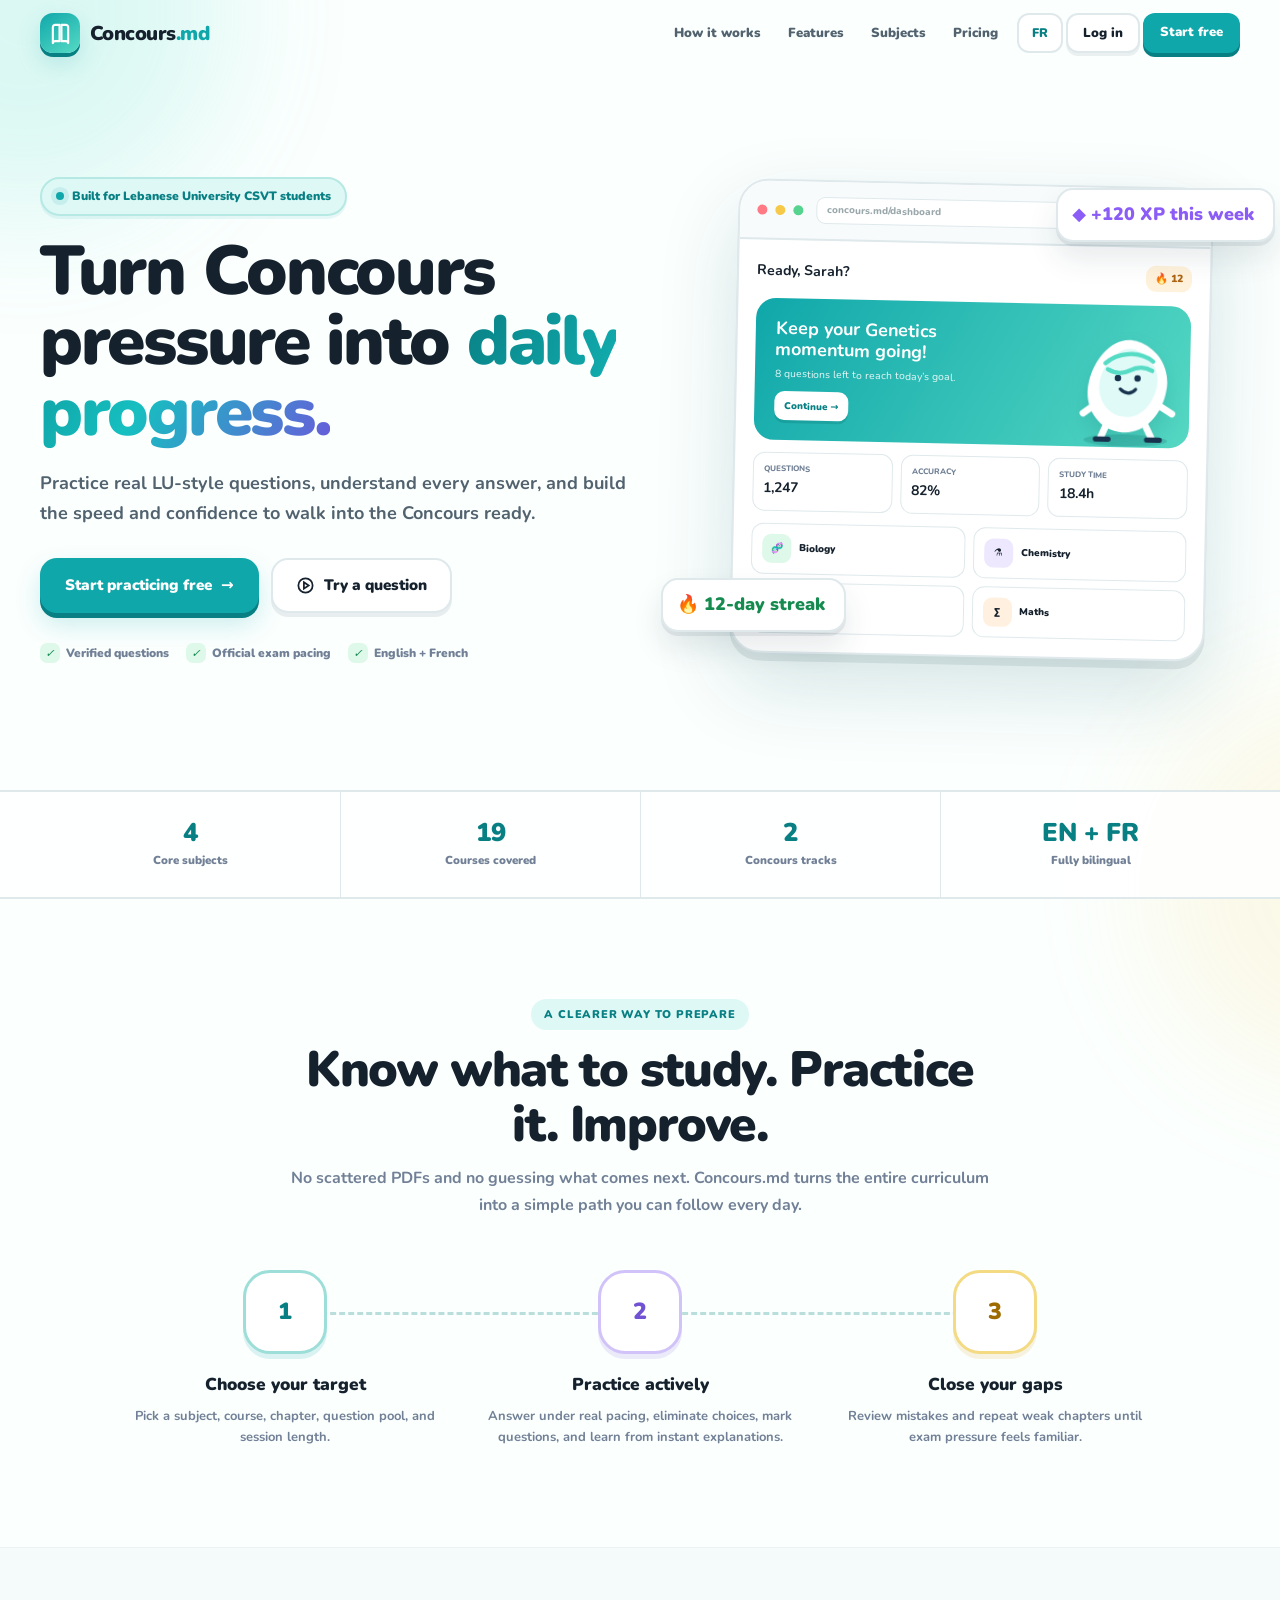
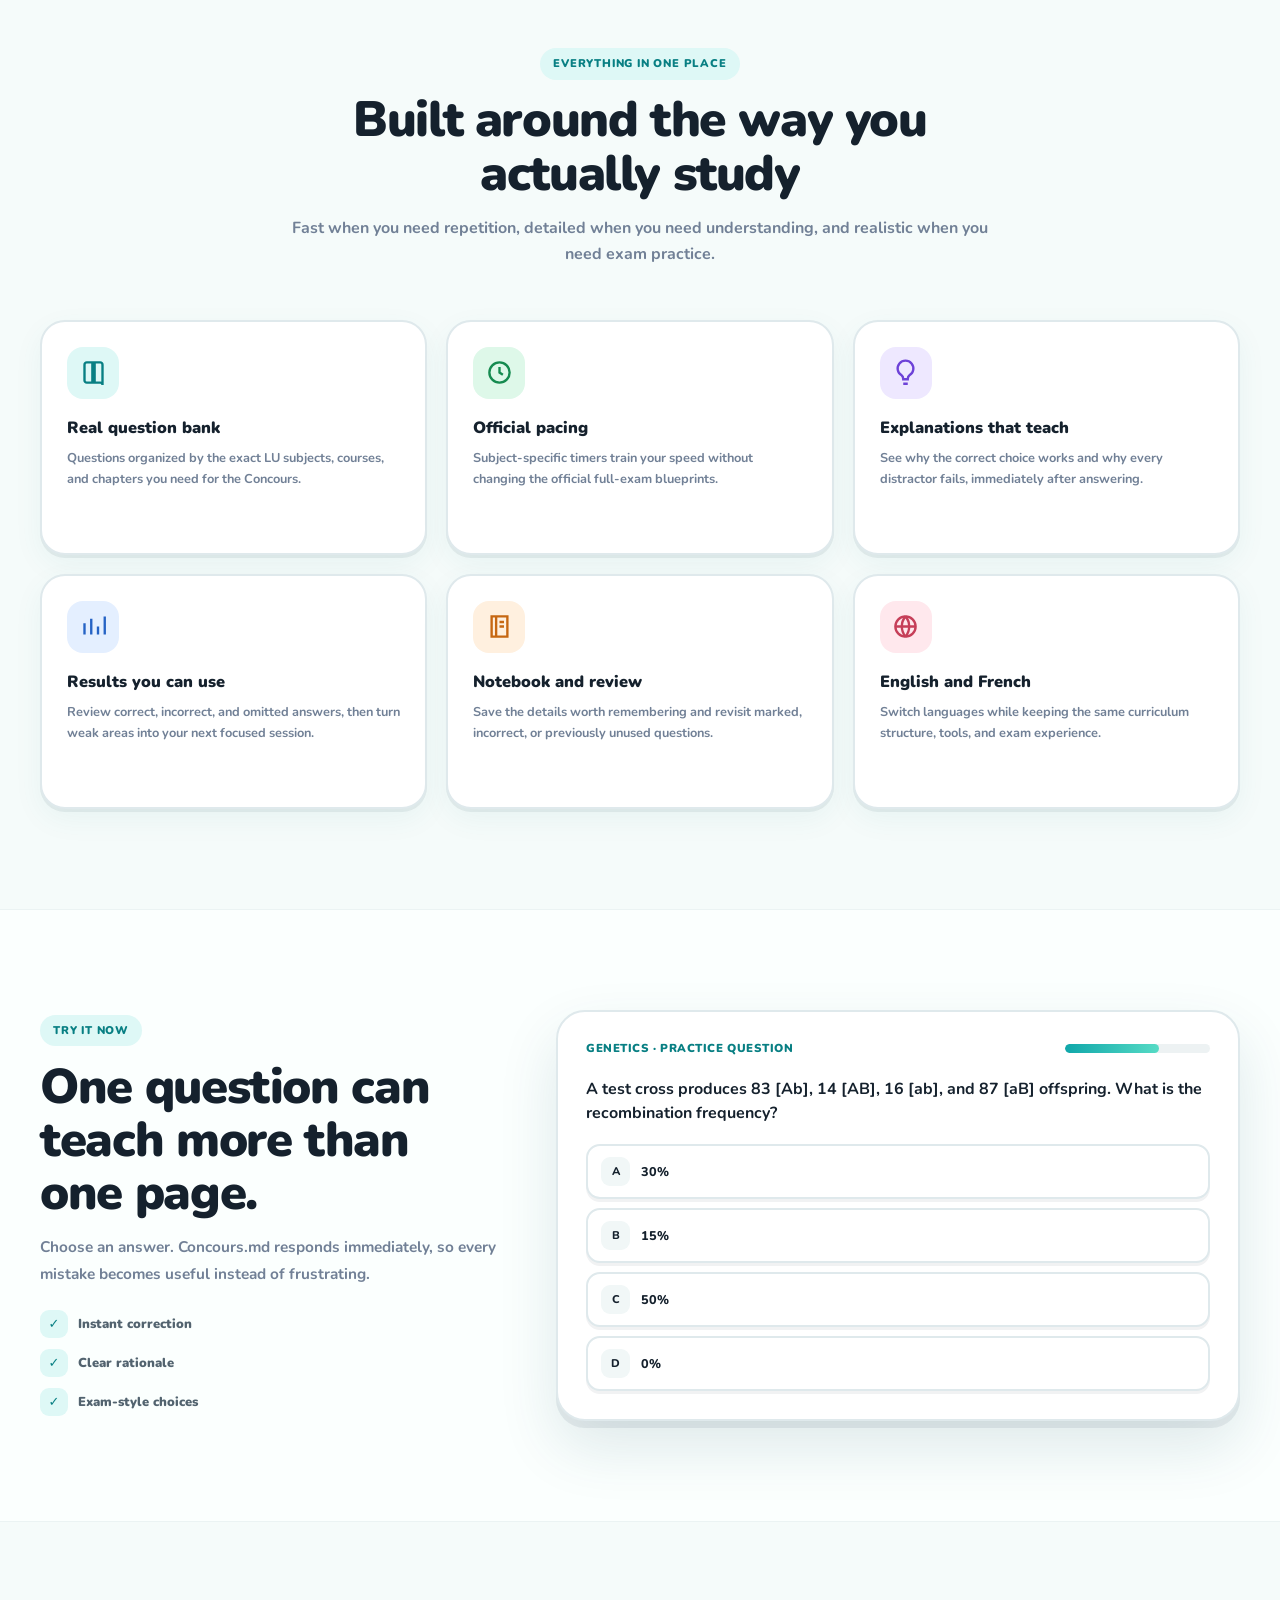
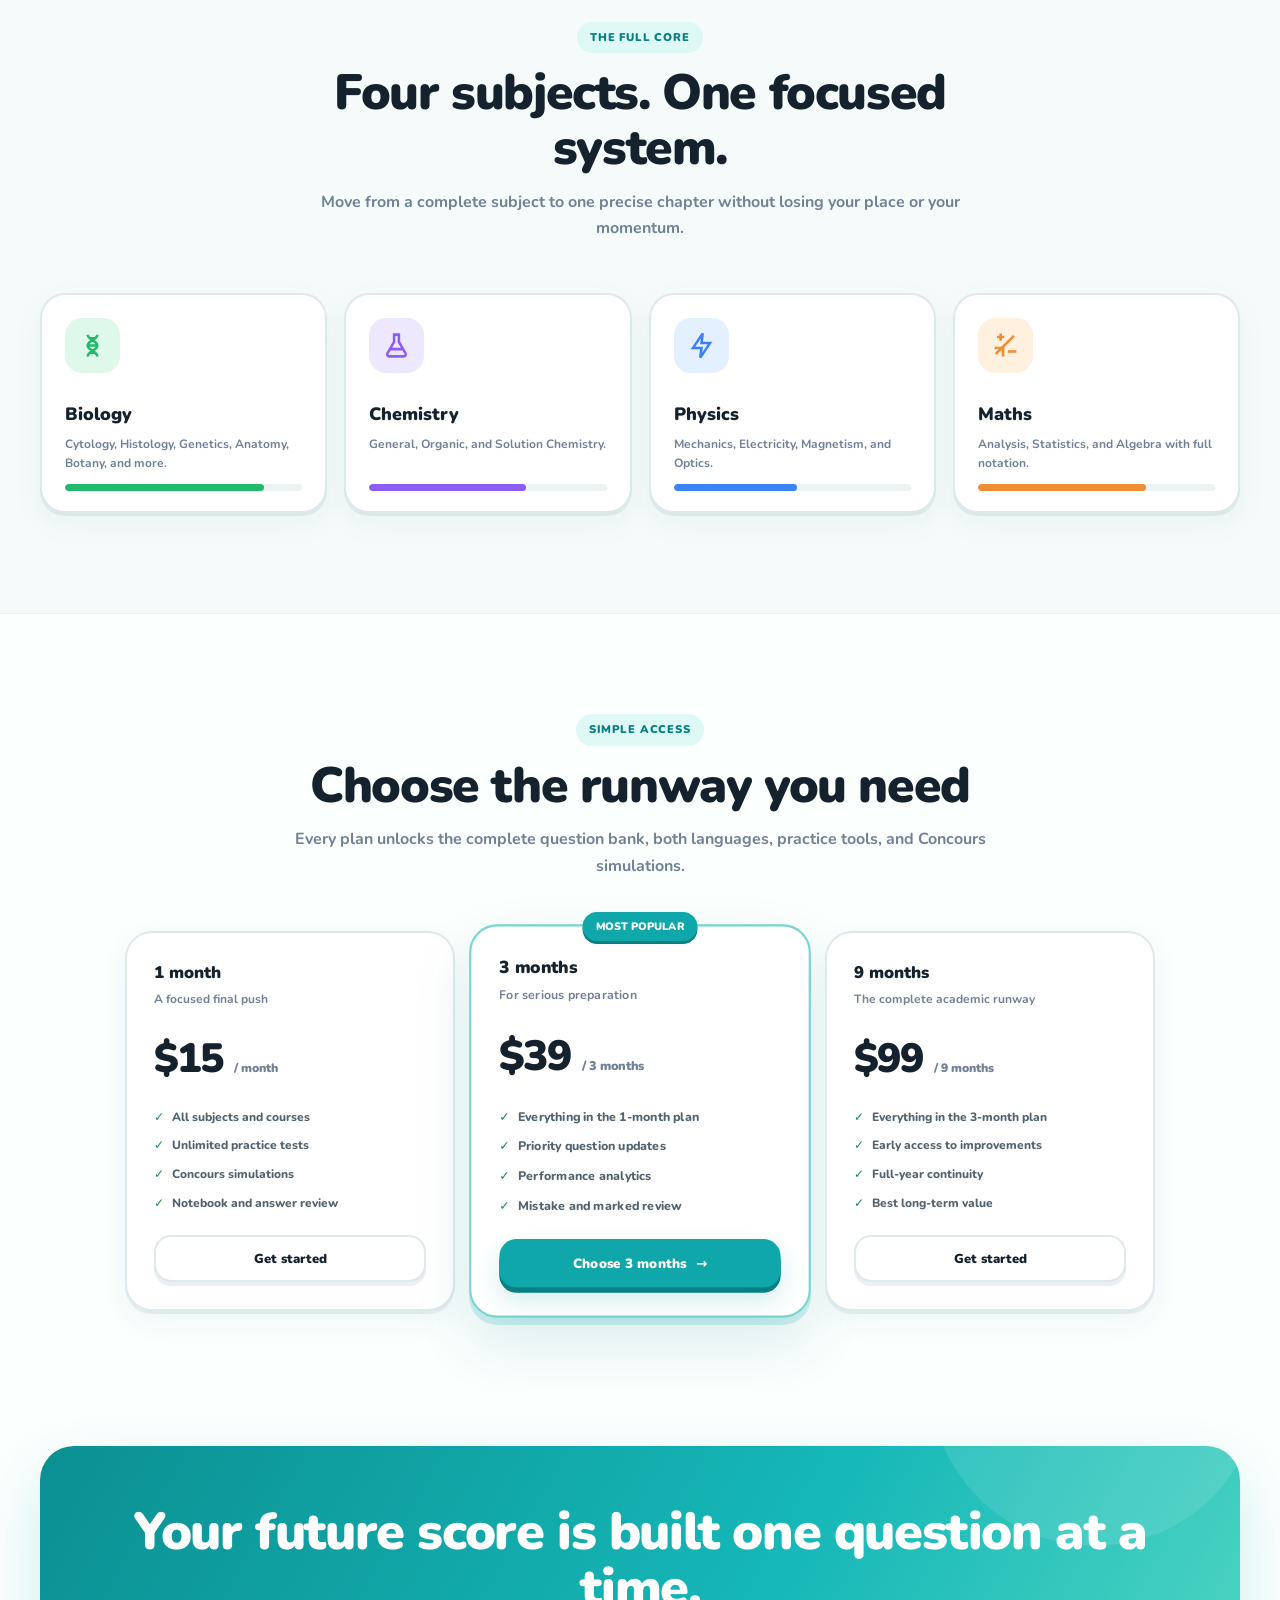
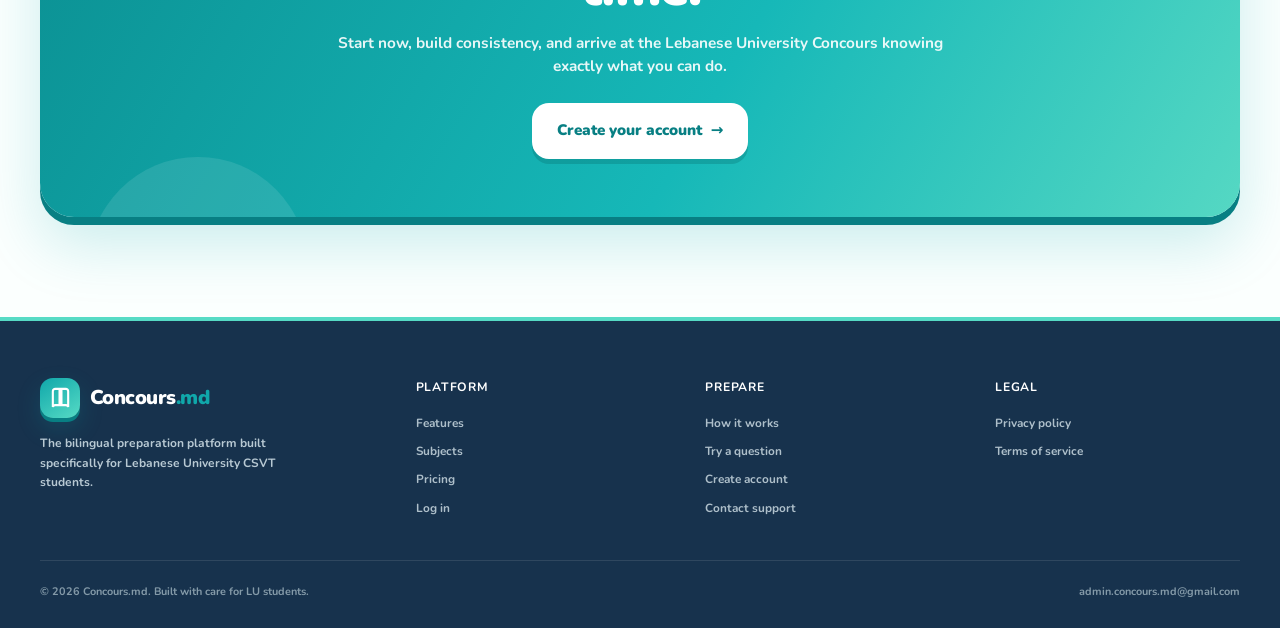
<file: index.html>
<!DOCTYPE html>
<html lang="en">
<head>
  <meta charset="UTF-8">
  <meta name="viewport" content="width=device-width, initial-scale=1.0">
  <meta name="theme-color" content="#10a7aa">
  <title>Concours.md</title>
  <meta http-equiv="refresh" content="0; url=landing.html">
  <link rel="stylesheet" href="style.css">
  <script>window.location.replace('landing.html');</script>
</head>
<body style="display:grid;place-items:center;min-height:100vh;background:#f7fffe">
  <main style="text-align:center;padding:24px">
    <div style="width:58px;height:58px;border-radius:19px;margin:0 auto 17px;display:grid;place-items:center;background:linear-gradient(145deg,#10a7aa,#56dbc5);color:white;box-shadow:0 5px 0 #087f83;font-size:1.35rem;font-weight:900">C</div>
    <h1 style="font-size:1.55rem;font-weight:900;letter-spacing:-.6px">Concours<span style="color:#10a7aa">.md</span></h1>
    <p style="color:#718096;font-size:.8rem;font-weight:800;margin-top:5px">Preparing your study space…</p>
    <p style="margin-top:14px;font-size:.72rem"><a href="landing.html">Continue to homepage →</a></p>
  </main>
</body>
</html>
</file>
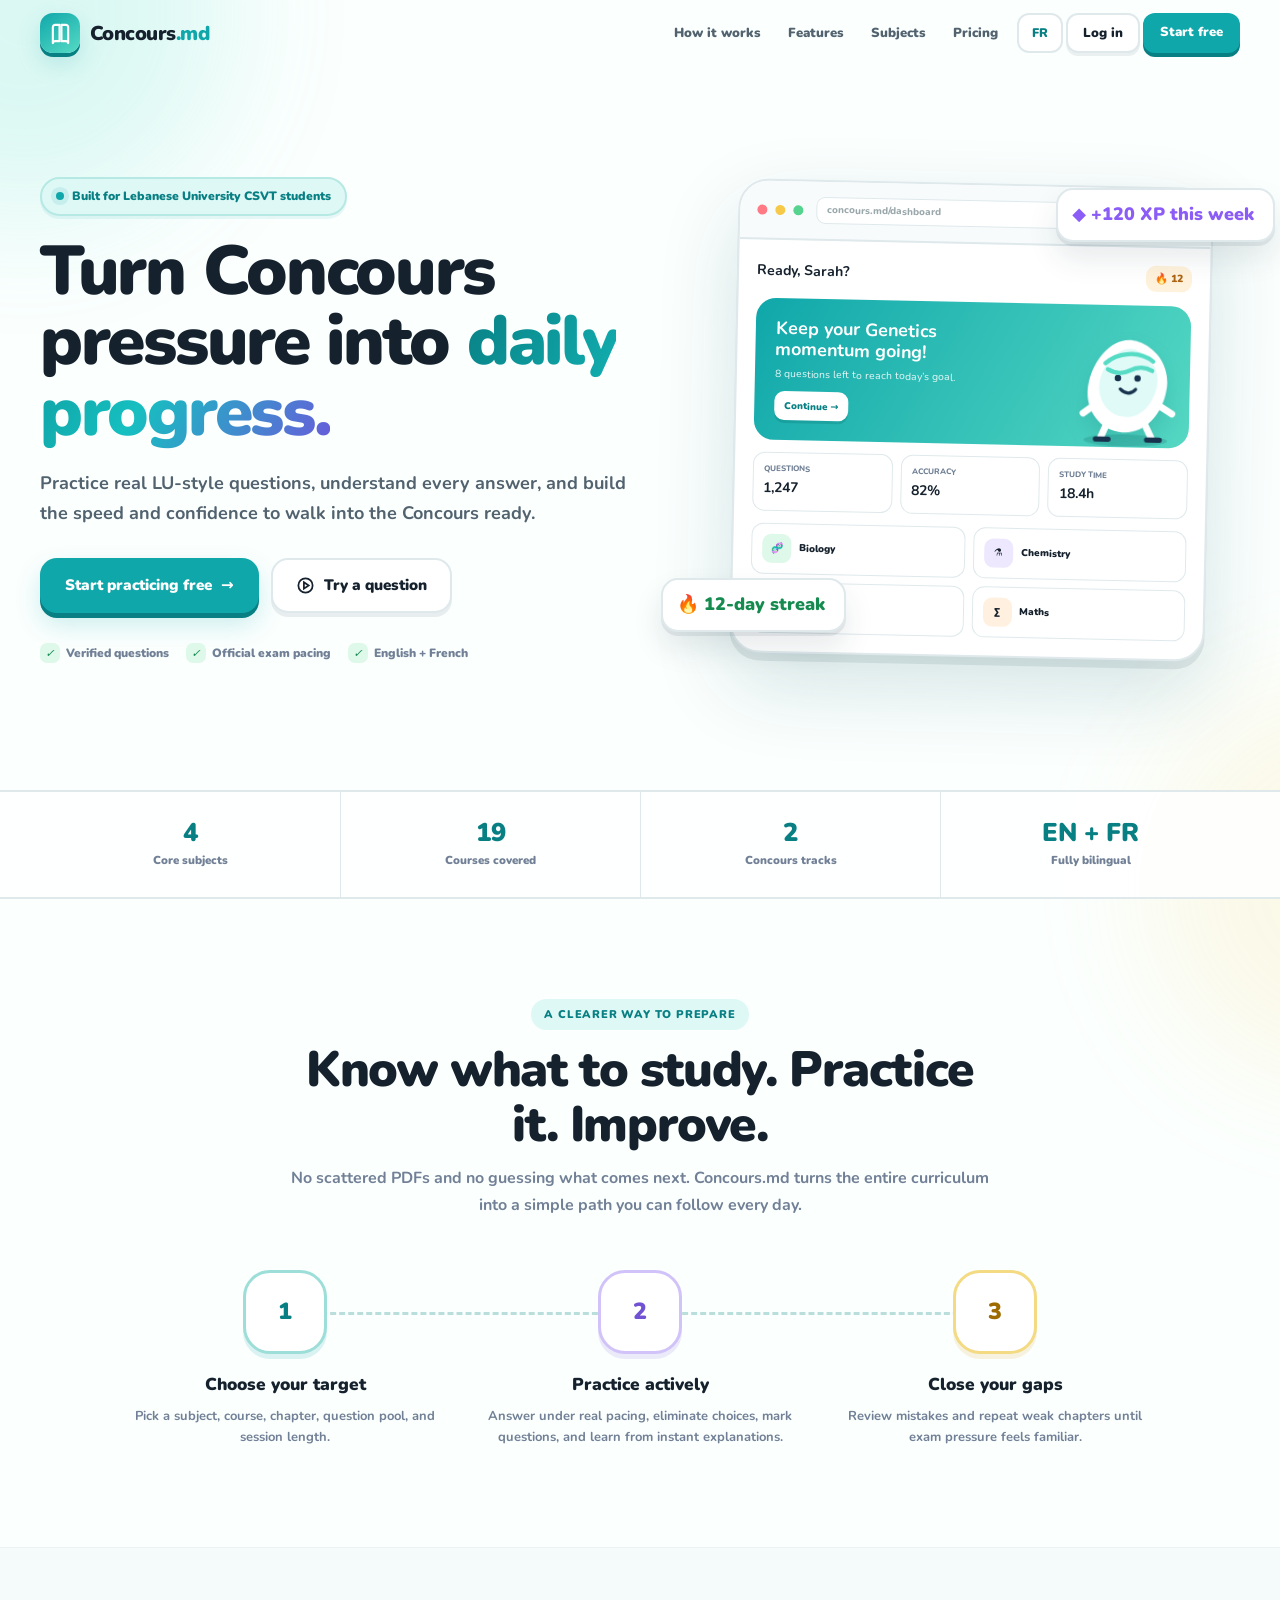
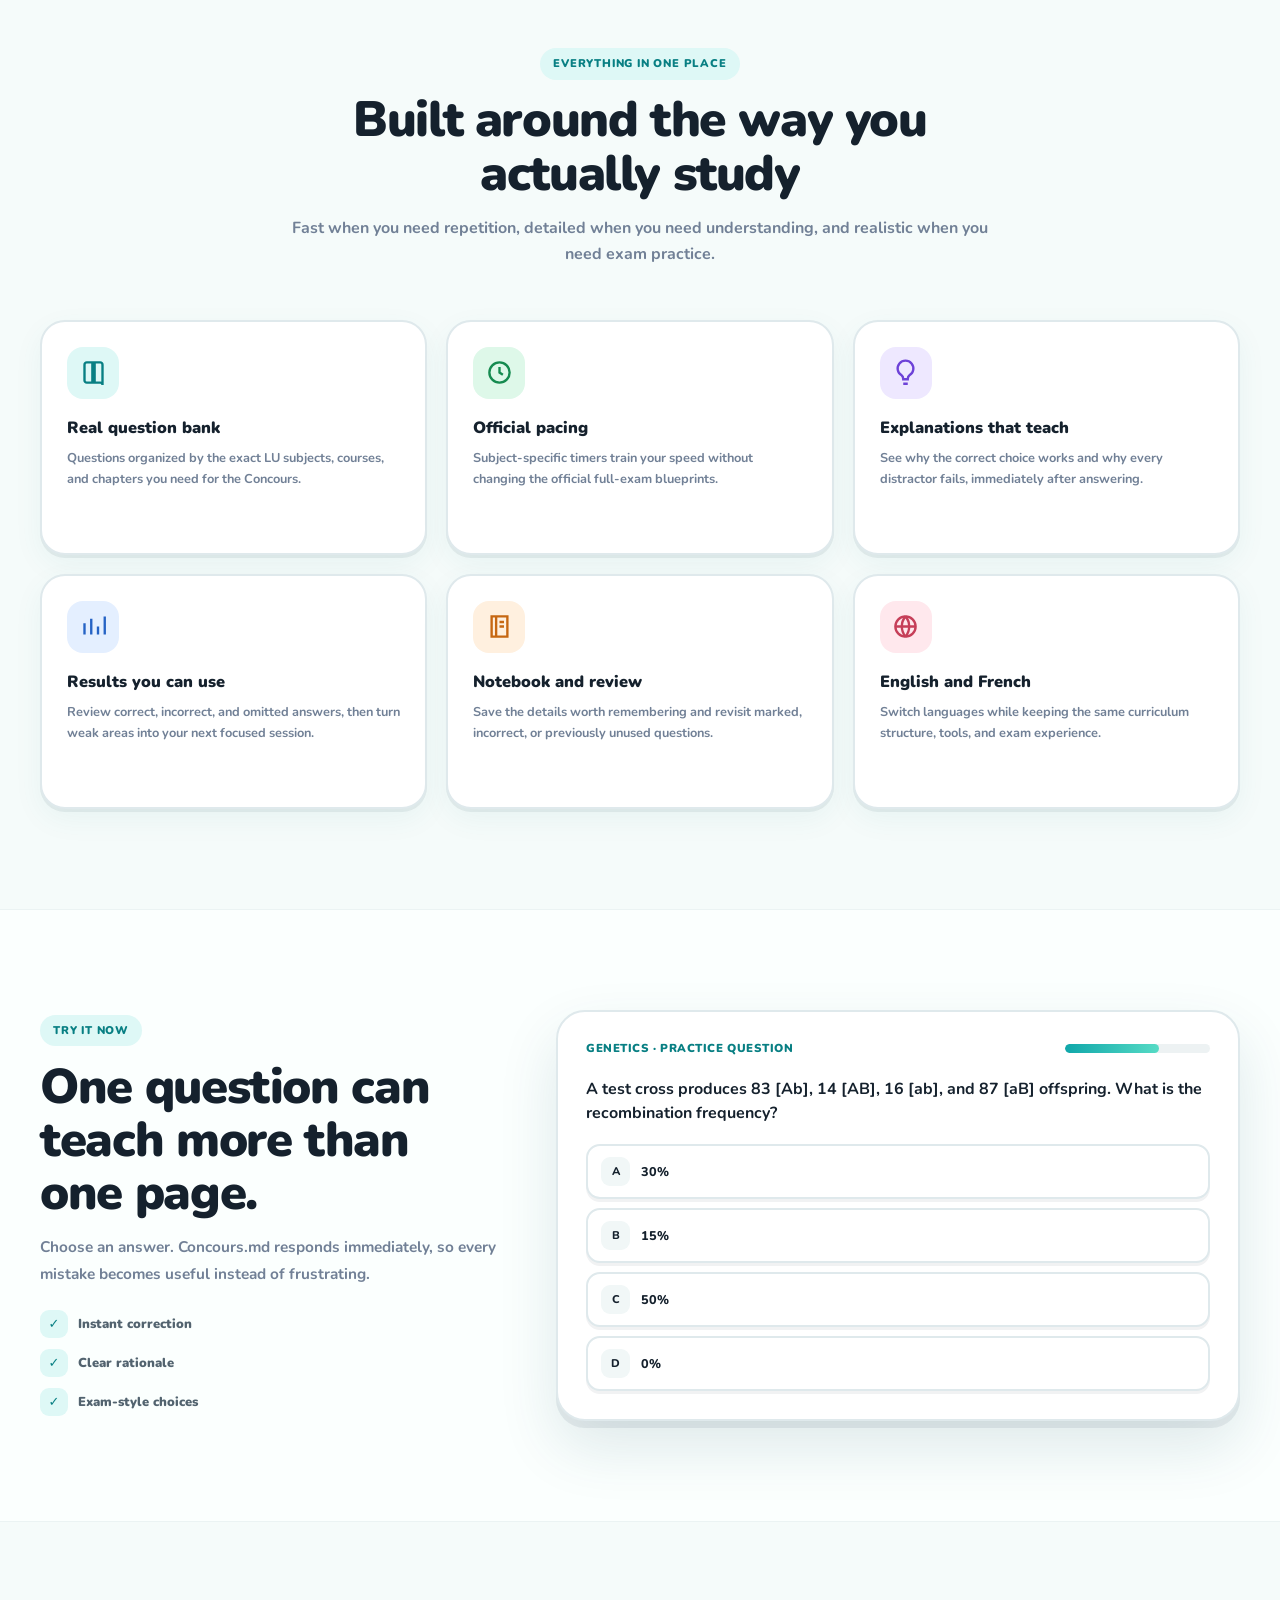
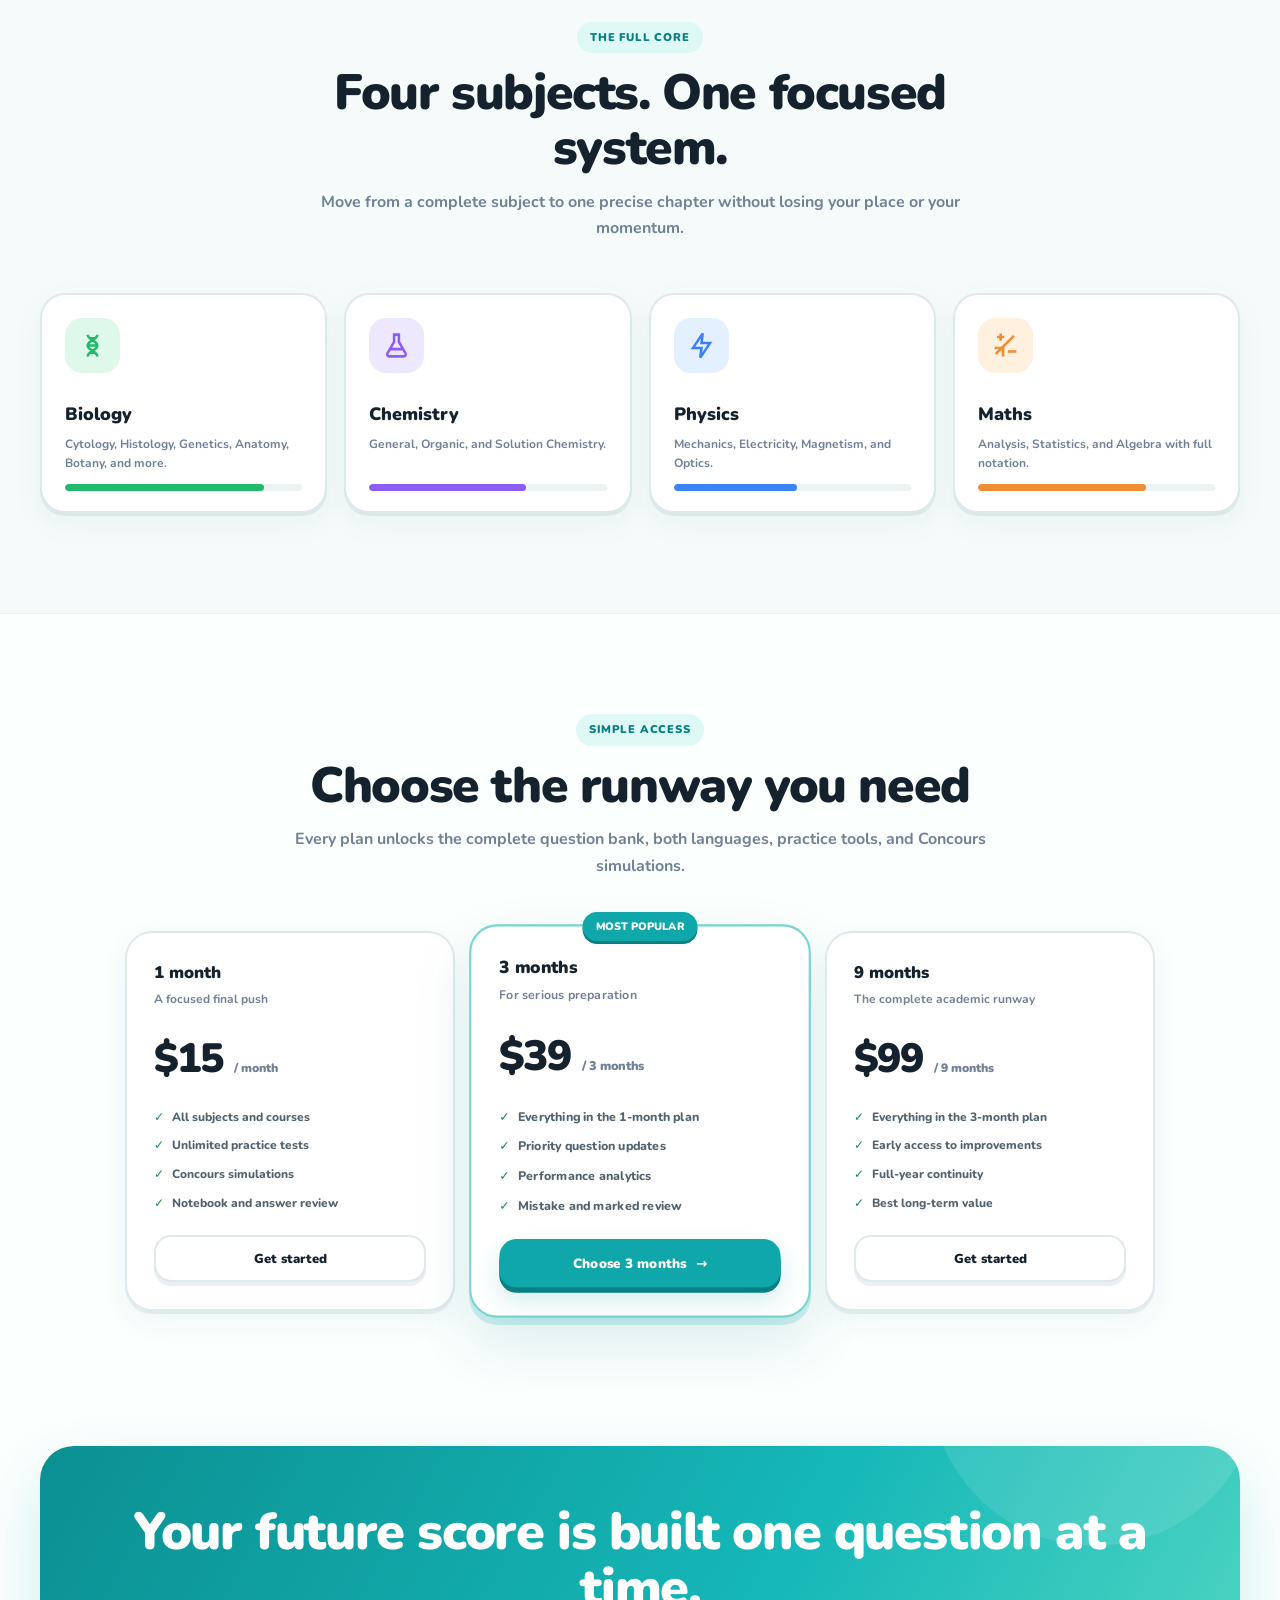
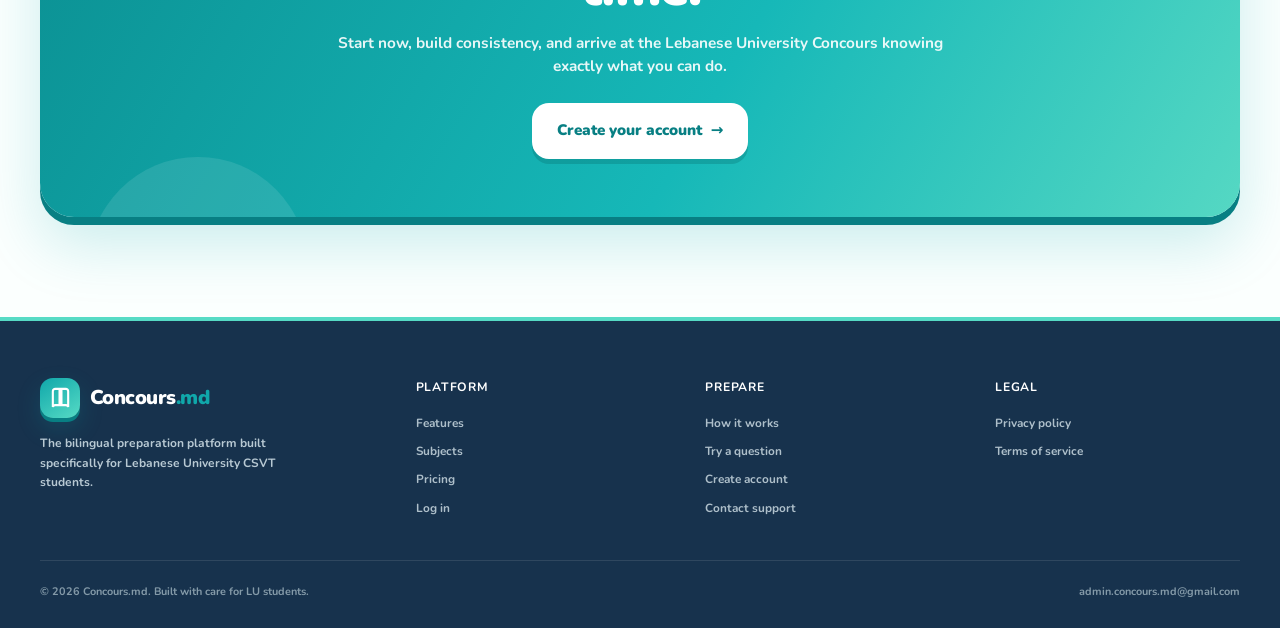
<file: landing.html>
<!DOCTYPE html>
<html lang="en">
<head>
  <meta charset="UTF-8">
  <meta name="viewport" content="width=device-width, initial-scale=1.0">
  <meta name="description" content="Concours.md is the bilingual question bank and exam simulator built for Lebanese University CSVT students preparing for the Medicine, Dentistry, and Pharmacy Concours.">
  <meta name="theme-color" content="#10a7aa">
  <title>Concours.md — Turn practice into progress</title>
  <link rel="stylesheet" href="style.css">
  <style>
    body{overflow-x:hidden;background:#fbfffe}
    .landing-page{--land-max:1200px;position:relative;overflow:hidden}
    .land-blob{position:absolute;border-radius:50%;filter:blur(65px);opacity:.19;pointer-events:none;z-index:0}
    .land-blob.one{width:410px;height:410px;background:var(--mint);top:-190px;left:-180px}
    .land-blob.two{width:390px;height:390px;background:var(--yellow);top:690px;right:-260px;opacity:.12}
    .land-blob.three{width:330px;height:330px;background:var(--violet);top:1850px;left:-250px;opacity:.08}

    .land-nav{position:fixed;top:0;left:0;right:0;z-index:100;padding:13px 22px;border-bottom:2px solid transparent;transition:.2s}
    .land-nav.scrolled{background:rgba(255,255,255,.91);backdrop-filter:blur(16px);border-color:var(--line);box-shadow:0 5px 25px rgba(19,46,62,.05)}
    .land-nav-inner{width:min(var(--land-max),100%);margin:auto;display:flex;align-items:center;gap:24px}
    .land-logo{display:flex;align-items:center;gap:10px;color:var(--ink);text-decoration:none;font-size:1.25rem;font-weight:900;letter-spacing:-.55px;white-space:nowrap}
    .land-logo:hover{text-decoration:none}.land-logo span:last-child span{color:var(--teal)}
    .land-logo-mark{width:40px;height:40px;border-radius:13px;display:grid;place-items:center;color:#fff;background:linear-gradient(145deg,var(--teal),var(--mint));box-shadow:0 4px 0 var(--teal-dark),0 10px 24px rgba(16,167,170,.20)}
    .land-logo-mark svg{width:23px;height:23px}
    .land-links{margin-left:auto;display:flex;align-items:center;gap:3px}
    .land-links>a{padding:9px 12px;border-radius:12px;color:var(--ink-soft);font-size:.82rem;font-weight:900;transition:.15s}
    .land-links>a:hover{background:var(--teal-soft);color:var(--teal-dark);text-decoration:none}
    .land-lang{height:40px;min-width:46px;border:2px solid var(--line);border-radius:12px;background:#fff;color:var(--teal-dark);font-weight:900;font-size:.78rem;cursor:pointer;margin-left:4px}
    .land-login{height:40px!important;border:2px solid var(--line)!important;background:#fff!important;padding:8px 15px!important;color:var(--ink)!important;box-shadow:0 3px 0 rgba(19,46,62,.07)}
    .land-signup{height:40px!important;background:var(--teal)!important;color:#fff!important;padding:9px 17px!important;box-shadow:0 4px 0 var(--teal-dark)}
    .land-signup:hover{transform:translateY(-1px)}
    .menu-toggle{display:none;margin-left:auto;width:42px;height:42px;border:2px solid var(--line);border-radius:13px;background:#fff;color:var(--ink);cursor:pointer;place-items:center}.menu-toggle svg{width:23px;height:23px}

    .land-hero{position:relative;z-index:1;width:min(var(--land-max),calc(100% - 44px));margin:0 auto;padding:155px 0 105px;display:grid;grid-template-columns:1.05fr .95fr;gap:70px;align-items:center;min-height:760px}
    .hero-eyebrow{display:inline-flex;align-items:center;gap:8px;padding:8px 14px;border:2px solid #b7e9e4;border-radius:999px;background:var(--teal-soft);color:var(--teal-dark);font-size:.76rem;font-weight:900;margin-bottom:20px;box-shadow:0 3px 0 rgba(16,167,170,.09)}
    .eyebrow-dot{width:8px;height:8px;border-radius:50%;background:var(--teal);box-shadow:0 0 0 5px rgba(16,167,170,.12);animation:pulseDot 1.8s ease-in-out infinite}
    @keyframes pulseDot{50%{transform:scale(.72);opacity:.65}}
    .hero-copy h1{font-size:clamp(2.65rem,5.4vw,4.65rem);line-height:1.02;letter-spacing:-2.3px;font-weight:900;margin-bottom:21px;max-width:690px}
    .hero-copy h1 .gradient{background:linear-gradient(120deg,var(--teal-dark),#16bfc0 55%,#6b58db);-webkit-background-clip:text;background-clip:text;color:transparent}
    .hero-copy>p{max-width:615px;color:var(--ink-soft);font-size:1.13rem;line-height:1.68;font-weight:700;margin-bottom:29px}
    .hero-actions{display:flex;gap:12px;flex-wrap:wrap}
    .land-btn{min-height:54px;padding:14px 23px;border:2px solid transparent;border-radius:17px;display:inline-flex;align-items:center;justify-content:center;gap:9px;font-size:.95rem;font-weight:900;text-decoration:none;cursor:pointer;transition:.16s}
    .land-btn:hover{text-decoration:none;transform:translateY(-2px)}
    .land-btn.primary{background:var(--teal);color:#fff;box-shadow:0 5px 0 var(--teal-dark),0 12px 26px rgba(16,167,170,.20)}
    .land-btn.primary:hover{box-shadow:0 7px 0 var(--teal-dark),0 16px 30px rgba(16,167,170,.25)}
    .land-btn.secondary{background:#fff;color:var(--ink);border-color:var(--line);box-shadow:0 4px 0 rgba(19,46,62,.08)}
    .land-btn.secondary:hover{border-color:#8dd8d5;color:var(--teal-dark)}
    .hero-proof{display:flex;align-items:center;gap:17px;flex-wrap:wrap;margin-top:30px;color:var(--muted);font-size:.75rem;font-weight:900}
    .proof-item{display:flex;align-items:center;gap:6px}.proof-check{width:20px;height:20px;border-radius:7px;display:grid;place-items:center;background:#def8e9;color:var(--green-dark);font-size:.7rem}

    .hero-visual{position:relative;min-height:530px;display:grid;place-items:center}
    .visual-glow{position:absolute;width:440px;height:440px;border-radius:50%;background:linear-gradient(145deg,rgba(86,219,197,.23),rgba(16,167,170,.04));border:2px dashed rgba(16,167,170,.18);animation:slowSpin 40s linear infinite}
    @keyframes slowSpin{to{transform:rotate(360deg)}}
    .app-preview{position:relative;z-index:2;width:min(475px,100%);background:#fff;border:2px solid var(--line);border-radius:30px;box-shadow:0 8px 0 rgba(19,46,62,.09),0 32px 80px rgba(10,87,91,.16);overflow:hidden;transform:rotate(1.2deg);transition:.35s}
    .app-preview:hover{transform:rotate(0) translateY(-5px)}
    .preview-top{padding:15px 17px;background:#f7fbfb;border-bottom:2px solid var(--line);display:flex;align-items:center;gap:8px}
    .window-dot{width:10px;height:10px;border-radius:50%;background:#dce6e8}.window-dot:nth-child(1){background:#ff7a85}.window-dot:nth-child(2){background:#f7c948}.window-dot:nth-child(3){background:#56d38e}
    .preview-url{margin-left:5px;height:27px;flex:1;border:1px solid var(--line);border-radius:9px;background:#fff;display:flex;align-items:center;padding:0 10px;color:#9aa8ac;font-size:.62rem;font-weight:800}
    .preview-body{padding:18px}
    .preview-greeting{display:flex;justify-content:space-between;align-items:center;margin-bottom:14px}.preview-greeting strong{font-size:.88rem}.preview-streak{padding:5px 9px;border-radius:10px;background:#fff2dc;color:#ad6514;font-size:.65rem;font-weight:900}
    .preview-banner{position:relative;overflow:hidden;min-height:132px;border-radius:20px;padding:20px;background:linear-gradient(120deg,var(--teal),#55d8c3);color:#fff;display:flex;align-items:center}
    .preview-banner h3{font-size:1.12rem;max-width:220px;line-height:1.16}.preview-banner p{font-size:.65rem;opacity:.9;max-width:215px;margin-top:6px;line-height:1.45}.preview-banner button{border:0;border-radius:10px;background:#fff;color:var(--teal-dark);padding:7px 10px;font-size:.61rem;font-weight:900;margin-top:10px;box-shadow:0 3px 0 rgba(5,99,102,.22)}
    .preview-mascot{position:absolute;width:128px;height:128px;right:2px;bottom:-3px;filter:drop-shadow(0 9px 9px rgba(5,99,102,.16))}
    .preview-stats{display:grid;grid-template-columns:repeat(3,1fr);gap:8px;margin:12px 0}.preview-stat{padding:10px;border:1px solid var(--line);border-radius:12px}.preview-stat span{display:block;color:var(--muted);font-size:.5rem;font-weight:800}.preview-stat strong{font-size:.87rem}.preview-subjects{display:grid;grid-template-columns:1fr 1fr;gap:8px}.preview-subject{padding:10px;border:1px solid var(--line);border-radius:12px;display:flex;align-items:center;gap:8px;font-size:.62rem;font-weight:900}.preview-subject i{width:29px;height:29px;border-radius:9px;display:grid;place-items:center;font-style:normal}.preview-subject.bio i{background:#def8e9}.preview-subject.chem i{background:#eee8ff}.preview-subject.phys i{background:#e4efff}.preview-subject.math i{background:#fff0df}
    .float-card{position:absolute;z-index:4;background:#fff;border:2px solid var(--line);border-radius:17px;padding:11px 14px;box-shadow:0 4px 0 rgba(19,46,62,.08),0 16px 30px rgba(19,46,62,.10);font-size:.7rem;font-weight:900;animation:floatCard 4s ease-in-out infinite}.float-card.one{top:33px;right:-35px;color:var(--violet)}.float-card.two{left:-42px;bottom:53px;color:var(--green-dark);animation-delay:-2s}.float-card span{font-size:1.12rem;margin-right:5px}
    @keyframes floatCard{50%{transform:translateY(-8px)}}

    .fact-strip{position:relative;z-index:3;border-top:2px solid var(--line);border-bottom:2px solid var(--line);background:rgba(255,255,255,.86)}
    .fact-inner{width:min(var(--land-max),calc(100% - 44px));margin:auto;display:grid;grid-template-columns:repeat(4,1fr)}
    .fact{padding:27px 22px;text-align:center;border-left:1px solid var(--line)}.fact:first-child{border-left:0}.fact strong{display:block;font-size:1.6rem;line-height:1.1;font-weight:900;color:var(--teal-dark)}.fact span{display:block;margin-top:5px;color:var(--muted);font-size:.72rem;font-weight:900}

    .land-section{position:relative;z-index:2;padding:100px 22px}.land-section.alt{background:#f5fbfa;border-top:1px solid #ebf3f3;border-bottom:1px solid #ebf3f3}.section-inner{width:min(var(--land-max),100%);margin:auto}.section-heading{max-width:715px;margin:0 auto 52px;text-align:center}.section-kicker{display:inline-flex;padding:7px 13px;border-radius:999px;background:var(--teal-soft);color:var(--teal-dark);font-size:.7rem;font-weight:900;text-transform:uppercase;letter-spacing:.8px;margin-bottom:13px}.section-heading h2{font-size:clamp(2rem,4vw,3.1rem);line-height:1.1;letter-spacing:-1.4px;font-weight:900}.section-heading p{color:var(--muted);font-size:1rem;line-height:1.65;font-weight:700;margin-top:13px}

    .path{max-width:1040px;margin:auto;display:grid;grid-template-columns:repeat(3,1fr);gap:25px;position:relative}.path::before{content:'';position:absolute;left:15%;right:15%;top:42px;border-top:3px dashed #b9dedb}.path-card{text-align:center;position:relative;z-index:1}.path-number{width:84px;height:84px;border:3px solid #9dded9;border-radius:27px;background:#fff;margin:0 auto 18px;display:grid;place-items:center;color:var(--teal-dark);font-size:1.45rem;font-weight:900;box-shadow:0 5px 0 rgba(16,167,170,.14)}.path-card:nth-child(2) .path-number{border-color:#d1c3fa;color:#7152d3;box-shadow:0 5px 0 rgba(113,82,211,.12)}.path-card:nth-child(3) .path-number{border-color:#f3da83;color:#9d6b00;box-shadow:0 5px 0 rgba(208,154,21,.13)}.path-card h3{font-size:1.08rem;font-weight:900}.path-card p{color:var(--muted);font-size:.81rem;font-weight:700;line-height:1.6;margin-top:7px;padding:0 12px}

    .feature-grid{display:grid;grid-template-columns:repeat(3,1fr);gap:19px}.land-feature{min-height:235px;background:#fff;border:2px solid var(--line);border-radius:25px;padding:25px;box-shadow:var(--shadow);transition:.2s}.land-feature:hover{transform:translateY(-5px);border-color:#a3dbd8;box-shadow:var(--shadow-lg)}.land-feature-icon{width:52px;height:52px;border-radius:16px;display:grid;place-items:center;margin-bottom:17px;color:var(--feature);background:var(--feature-soft)}.land-feature-icon svg{width:27px;height:27px}.land-feature h3{font-size:1.02rem;font-weight:900;margin-bottom:7px}.land-feature p{color:var(--muted);font-size:.8rem;font-weight:700;line-height:1.65}.f-teal{--feature:var(--teal-dark);--feature-soft:var(--teal-soft)}.f-green{--feature:var(--green-dark);--feature-soft:#def8e9}.f-violet{--feature:#6d42d8;--feature-soft:#eee8ff}.f-blue{--feature:#2563c5;--feature-soft:#e4efff}.f-orange{--feature:#c66712;--feature-soft:#fff0df}.f-pink{--feature:#c63f59;--feature-soft:#ffe8ed}

    .demo-shell{display:grid;grid-template-columns:.8fr 1.2fr;gap:60px;align-items:center}.demo-copy .section-kicker{margin-bottom:15px}.demo-copy h2{font-size:clamp(2rem,4vw,3.05rem);line-height:1.08;letter-spacing:-1.35px;font-weight:900}.demo-copy>p{color:var(--muted);font-size:.96rem;font-weight:700;line-height:1.7;margin:15px 0 23px}.demo-points{display:flex;flex-direction:column;gap:11px}.demo-point{display:flex;align-items:center;gap:10px;color:var(--ink-soft);font-size:.81rem;font-weight:900}.demo-point i{width:28px;height:28px;border-radius:9px;background:var(--teal-soft);color:var(--teal-dark);display:grid;place-items:center;font-style:normal}
    .question-demo{background:#fff;border:2px solid var(--line);border-radius:29px;padding:28px;box-shadow:0 7px 0 rgba(19,46,62,.08),0 26px 60px rgba(15,78,87,.12)}.demo-top{display:flex;justify-content:space-between;align-items:center;gap:12px;margin-bottom:19px}.demo-top span:first-child{font-size:.72rem;color:var(--teal-dark);font-weight:900;text-transform:uppercase;letter-spacing:.55px}.demo-progress{width:145px;height:9px;border-radius:99px;background:#edf2f3;overflow:hidden}.demo-progress i{display:block;width:65%;height:100%;background:linear-gradient(90deg,var(--teal),var(--mint));border-radius:inherit}.question-demo h3{font-size:1rem;line-height:1.55;margin-bottom:18px}.demo-options{display:flex;flex-direction:column;gap:9px}.demo-option{width:100%;display:flex;align-items:center;gap:11px;border:2px solid var(--line);border-radius:14px;padding:11px 13px;background:#fff;color:var(--ink);font-size:.79rem;font-weight:800;text-align:left;cursor:pointer;box-shadow:0 3px 0 rgba(19,46,62,.06);transition:.15s}.demo-option:hover{border-color:#8dd8d5;transform:translateY(-1px)}.demo-letter{width:29px;height:29px;border-radius:9px;background:#f1f7f7;display:grid;place-items:center;flex:none;font-size:.7rem}.demo-option.correct{border-color:var(--green);background:#e9faef;color:#116e3e}.demo-option.wrong{border-color:var(--danger);background:#fff0f3;color:#a02d42}.demo-feedback{display:none;margin-top:15px;border-radius:14px;padding:13px 15px;background:var(--teal-soft);color:#276d70;font-size:.75rem;font-weight:800;line-height:1.55}.demo-feedback.show{display:block;animation:popIn .18s ease-out}@keyframes popIn{from{transform:translateY(5px);opacity:0}}

    .subject-showcase{display:grid;grid-template-columns:repeat(4,1fr);gap:17px}.land-subject{position:relative;overflow:hidden;min-height:220px;background:#fff;border:2px solid var(--line);border-radius:25px;padding:23px;box-shadow:var(--shadow);transition:.18s}.land-subject:hover{transform:translateY(-5px);border-color:var(--subject);box-shadow:0 6px 0 var(--subject-soft),0 16px 35px rgba(19,46,62,.08)}.land-subject-icon{width:55px;height:55px;border-radius:17px;display:grid;place-items:center;background:var(--icon-bg);color:var(--subject);margin-bottom:28px}.land-subject-icon svg{width:29px;height:29px}.land-subject h3{font-size:1.12rem;font-weight:900}.land-subject p{color:var(--muted);font-size:.75rem;font-weight:700;line-height:1.55;margin-top:6px}.land-subject .subject-line{position:absolute;left:23px;right:23px;bottom:20px;height:7px;border-radius:99px;background:#edf2f3;overflow:hidden}.land-subject .subject-line i{display:block;height:100%;width:var(--fill);background:var(--subject);border-radius:inherit}.land-subject.bio{--subject:#21b96b;--subject-soft:rgba(33,185,107,.15);--icon-bg:#def8e9;--fill:84%}.land-subject.chem{--subject:#8b5cf6;--subject-soft:rgba(139,92,246,.13);--icon-bg:#eee8ff;--fill:66%}.land-subject.phys{--subject:#3b82f6;--subject-soft:rgba(59,130,246,.13);--icon-bg:#e4efff;--fill:52%}.land-subject.math{--subject:#f08c32;--subject-soft:rgba(240,140,50,.14);--icon-bg:#fff0df;--fill:71%}

    .pricing-grid{max-width:1030px;margin:auto;display:grid;grid-template-columns:repeat(3,1fr);gap:20px;align-items:center}.price-card{position:relative;background:#fff;border:2px solid var(--line);border-radius:27px;padding:27px;box-shadow:var(--shadow)}.price-card.featured{border-color:#76d5ce;box-shadow:0 7px 0 rgba(16,167,170,.18),0 25px 55px rgba(14,116,120,.13);transform:scale(1.035)}.price-badge{position:absolute;top:-14px;left:50%;transform:translateX(-50%);white-space:nowrap;border-radius:999px;padding:6px 13px;background:var(--teal);color:#fff;font-size:.65rem;font-weight:900;box-shadow:0 3px 0 var(--teal-dark)}.price-card h3{font-size:1.05rem;font-weight:900}.price-card>p{color:var(--muted);font-size:.75rem;font-weight:700;margin-top:4px}.price{font-size:2.55rem;font-weight:900;letter-spacing:-1px;margin:18px 0}.price span{font-size:.76rem;color:var(--muted);letter-spacing:0}.price-list{list-style:none;display:flex;flex-direction:column;gap:10px;margin-bottom:23px}.price-list li{display:flex;gap:8px;color:var(--ink-soft);font-size:.75rem;font-weight:800}.price-list li i{color:var(--green-dark);font-style:normal}.price-card .land-btn{width:100%;min-height:47px;font-size:.81rem;padding:11px}

    .final-cta{padding:35px 22px 100px;position:relative;z-index:2}.cta-card{width:min(var(--land-max),100%);min-height:330px;margin:auto;border-radius:34px;padding:58px 38px;text-align:center;color:#fff;background:linear-gradient(120deg,#0b8f92,#16b8b8 58%,#55d8c3);box-shadow:0 8px 0 var(--teal-dark),0 28px 60px rgba(16,167,170,.20);position:relative;overflow:hidden}.cta-card::before,.cta-card::after{content:'';position:absolute;border-radius:50%;background:rgba(255,255,255,.10)}.cta-card::before{width:330px;height:330px;top:-230px;right:-20px}.cta-card::after{width:220px;height:220px;bottom:-160px;left:4%}.cta-card>*{position:relative;z-index:2}.cta-card h2{font-size:clamp(2rem,4.5vw,3.25rem);line-height:1.08;letter-spacing:-1.4px;font-weight:900}.cta-card p{max-width:650px;margin:14px auto 25px;color:rgba(255,255,255,.9);font-size:.96rem;font-weight:700}.cta-card .land-btn{background:#fff;color:var(--teal-dark);box-shadow:0 5px 0 rgba(5,100,103,.28)}

    .land-footer{position:relative;z-index:2;background:var(--navy);color:#b8c9d3;padding:57px 22px 27px;border-top:4px solid var(--mint)}.footer-inner{width:min(var(--land-max),100%);margin:auto}.footer-top{display:grid;grid-template-columns:1.35fr repeat(3,1fr);gap:45px;padding-bottom:38px}.footer-brand .land-logo{color:#fff}.footer-brand p{font-size:.75rem;line-height:1.65;margin-top:16px;max-width:280px;font-weight:700}.footer-col h4{color:#fff;font-size:.76rem;text-transform:uppercase;letter-spacing:.75px;margin-bottom:12px}.footer-col a{display:block;color:#aebfca;font-size:.74rem;font-weight:700;padding:5px 0}.footer-col a:hover{color:var(--mint)}.footer-bottom{padding-top:23px;border-top:1px solid rgba(255,255,255,.10);display:flex;justify-content:space-between;gap:15px;flex-wrap:wrap;font-size:.68rem;font-weight:700;color:#849aa8}

    @media(max-width:1050px){.land-hero{grid-template-columns:1fr;text-align:center;padding-top:140px}.hero-copy>p{margin-left:auto;margin-right:auto}.hero-actions,.hero-proof{justify-content:center}.hero-visual{min-height:500px;max-width:620px;width:100%;margin:auto}.float-card.one{right:0}.float-card.two{left:0}.feature-grid{grid-template-columns:repeat(2,1fr)}.demo-shell{grid-template-columns:1fr;gap:40px}.demo-copy{text-align:center}.demo-points{max-width:460px;margin:auto;text-align:left}.question-demo{max-width:700px;margin:auto}.subject-showcase{grid-template-columns:repeat(2,1fr)}}
    @media(max-width:820px){.land-nav{padding:11px 14px}.menu-toggle{display:grid}.land-links{position:absolute;left:14px;right:14px;top:68px;display:none;flex-direction:column;align-items:stretch;padding:13px;background:#fff;border:2px solid var(--line);border-radius:20px;box-shadow:var(--shadow-lg)}.land-links.open{display:flex}.land-links>a,.land-lang{text-align:center;width:100%;height:44px!important}.land-login,.land-signup{justify-content:center}.fact-inner{grid-template-columns:repeat(2,1fr)}.fact:nth-child(3){border-left:0;border-top:1px solid var(--line)}.fact:nth-child(4){border-top:1px solid var(--line)}.path{grid-template-columns:1fr;gap:30px}.path::before{display:none}.path-card p{max-width:430px;margin:7px auto 0}.pricing-grid{grid-template-columns:1fr;max-width:520px}.price-card.featured{transform:none;margin:8px 0}.footer-top{grid-template-columns:1.4fr 1fr 1fr}.footer-brand{grid-column:1/-1}}
    @media(max-width:580px){.land-hero{width:calc(100% - 28px);padding:125px 0 75px;gap:35px}.hero-copy h1{font-size:2.4rem;letter-spacing:-1.2px}.hero-copy>p{font-size:.94rem}.hero-actions{display:grid}.land-btn{width:100%}.hero-proof{align-items:flex-start;flex-direction:column;margin-left:5px}.hero-visual{min-height:390px}.visual-glow{width:320px;height:320px}.app-preview{border-radius:23px}.preview-body{padding:12px}.preview-banner{min-height:120px;padding:15px}.preview-banner h3{font-size:.91rem;max-width:175px}.preview-banner p{max-width:170px}.preview-mascot{width:105px}.preview-stat{padding:7px}.float-card{display:none}.fact{padding:22px 8px}.fact strong{font-size:1.35rem}.land-section{padding:75px 14px}.section-heading{margin-bottom:38px}.feature-grid,.subject-showcase{grid-template-columns:1fr}.land-feature{min-height:0}.question-demo{padding:18px;border-radius:23px}.demo-progress{width:100px}.footer-top{grid-template-columns:1fr 1fr;gap:30px}.footer-brand{grid-column:1/-1}.cta-card{padding:45px 19px;min-height:300px;border-radius:27px}.final-cta{padding-left:14px;padding-right:14px}}
  </style>
</head>
<body>
<div class="landing-page">
  <div class="land-blob one"></div><div class="land-blob two"></div><div class="land-blob three"></div>

  <nav class="land-nav" id="landNav" aria-label="Main navigation">
    <div class="land-nav-inner">
      <a href="#top" class="land-logo" aria-label="Concours.md home">
        <span class="land-logo-mark"><svg viewBox="0 0 24 24" fill="none" stroke="currentColor" stroke-width="2.2" stroke-linecap="round" stroke-linejoin="round"><path d="M4 5.5A2.5 2.5 0 0 1 6.5 3H11v17H6.5A2.5 2.5 0 0 0 4 22z"/><path d="M20 5.5A2.5 2.5 0 0 0 17.5 3H13v17h4.5a2.5 2.5 0 0 1 2.5 2z"/></svg></span>
        <span>Concours<span>.md</span></span>
      </a>
      <button class="menu-toggle" id="menuToggle" aria-label="Open menu" aria-expanded="false"><svg viewBox="0 0 24 24" fill="none" stroke="currentColor" stroke-width="2.4"><path d="M4 7h16M4 12h16M4 17h16"/></svg></button>
      <div class="land-links" id="landLinks">
        <a href="#how"><span data-en="How it works" data-fr="Comment ça marche">How it works</span></a>
        <a href="#features"><span data-en="Features" data-fr="Fonctionnalités">Features</span></a>
        <a href="#subjects"><span data-en="Subjects" data-fr="Matières">Subjects</span></a>
        <a href="#pricing"><span data-en="Pricing" data-fr="Tarifs">Pricing</span></a>
        <button class="land-lang" id="langToggle" aria-label="Switch language">FR</button>
        <a href="login.html" class="land-login"><span data-en="Log in" data-fr="Connexion">Log in</span></a>
        <a href="signup.html" class="land-signup"><span data-en="Start free" data-fr="Commencer">Start free</span></a>
      </div>
    </div>
  </nav>

  <main id="top">
    <section class="land-hero">
      <div class="hero-copy">
        <div class="hero-eyebrow"><span class="eyebrow-dot"></span><span data-en="Built for Lebanese University CSVT students" data-fr="Conçu pour les étudiants CSVT de l’Université Libanaise">Built for Lebanese University CSVT students</span></div>
        <h1 data-en-html="Turn Concours pressure into <span class='gradient'>daily progress.</span>" data-fr-html="Transformez la pression du Concours en <span class='gradient'>progrès quotidien.</span>">Turn Concours pressure into <span class="gradient">daily progress.</span></h1>
        <p data-en="Practice real LU-style questions, understand every answer, and build the speed and confidence to walk into the Concours ready." data-fr="Entraînez-vous avec des questions au format LU, comprenez chaque réponse et développez la rapidité et la confiance nécessaires pour réussir le Concours.">Practice real LU-style questions, understand every answer, and build the speed and confidence to walk into the Concours ready.</p>
        <div class="hero-actions">
          <a href="signup.html" class="land-btn primary"><span data-en="Start practicing free" data-fr="Commencer gratuitement">Start practicing free</span><span>→</span></a>
          <a href="#live-demo" class="land-btn secondary"><svg viewBox="0 0 24 24" width="19" height="19" fill="none" stroke="currentColor" stroke-width="2.2"><circle cx="12" cy="12" r="9"/><path d="m10 8 6 4-6 4z"/></svg><span data-en="Try a question" data-fr="Essayer une question">Try a question</span></a>
        </div>
        <div class="hero-proof">
          <span class="proof-item"><i class="proof-check">✓</i><span data-en="Verified questions" data-fr="Questions vérifiées">Verified questions</span></span>
          <span class="proof-item"><i class="proof-check">✓</i><span data-en="Official exam pacing" data-fr="Rythme officiel">Official exam pacing</span></span>
          <span class="proof-item"><i class="proof-check">✓</i><span data-en="English + French" data-fr="Anglais + Français">English + French</span></span>
        </div>
      </div>

      <div class="hero-visual" aria-label="Concours.md dashboard preview">
        <div class="visual-glow"></div>
        <div class="float-card one"><span>◆</span><span data-en="+120 XP this week" data-fr="+120 XP cette semaine">+120 XP this week</span></div>
        <div class="float-card two"><span>🔥</span><span data-en="12-day streak" data-fr="Série de 12 jours">12-day streak</span></div>
        <div class="app-preview">
          <div class="preview-top"><i class="window-dot"></i><i class="window-dot"></i><i class="window-dot"></i><div class="preview-url">concours.md/dashboard</div></div>
          <div class="preview-body">
            <div class="preview-greeting"><strong data-en="Ready, Sarah?" data-fr="Prête, Sarah ?">Ready, Sarah?</strong><span class="preview-streak">🔥 12</span></div>
            <div class="preview-banner">
              <div><h3 data-en="Keep your Genetics momentum going!" data-fr="Continue sur ta lancée en Génétique !">Keep your Genetics momentum going!</h3><p data-en="8 questions left to reach today’s goal." data-fr="Encore 8 questions pour atteindre l’objectif du jour.">8 questions left to reach today’s goal.</p><button data-en="Continue →" data-fr="Continuer →">Continue →</button></div>
              <svg class="preview-mascot" viewBox="0 0 150 145" aria-hidden="true"><ellipse cx="78" cy="136" rx="49" ry="7" fill="rgba(5,81,85,.18)"/><path d="M91 20c23 7 39 31 34 57-5 31-28 54-55 49-26-4-42-30-36-58 7-31 31-57 57-48Z" fill="#fff"/><path d="M89 30c17 7 28 23 25 41-4 24-21 41-41 37-18-3-30-22-26-42 5-22 24-43 42-36Z" fill="#dffaf7"/><circle cx="68" cy="63" r="3.8" fill="#17324d"/><circle cx="91" cy="63" r="3.8" fill="#17324d"/><path d="M71 76c6 6 13 6 18 0" fill="none" stroke="#17324d" stroke-width="3.7" stroke-linecap="round"/><path d="M53 46c14-13 39-16 56-3M56 53c9 5 17 6 26 1s17-5 26 0" fill="none" stroke="#56dbc5" stroke-width="5" stroke-linecap="round"/><path d="m43 94-15 11M116 94l16 10M55 119l-6 14M101 118l7 14" stroke="#fff" stroke-width="8" stroke-linecap="round"/><path d="M43 135h15M103 135h15" stroke="#17324d" stroke-width="6" stroke-linecap="round"/></svg>
            </div>
            <div class="preview-stats"><div class="preview-stat"><span data-en="QUESTIONS" data-fr="QUESTIONS">QUESTIONS</span><strong>1,247</strong></div><div class="preview-stat"><span data-en="ACCURACY" data-fr="PRÉCISION">ACCURACY</span><strong>82%</strong></div><div class="preview-stat"><span data-en="STUDY TIME" data-fr="ÉTUDE">STUDY TIME</span><strong>18.4h</strong></div></div>
            <div class="preview-subjects"><div class="preview-subject bio"><i>🧬</i><span data-en="Biology" data-fr="Biologie">Biology</span></div><div class="preview-subject chem"><i>⚗</i><span data-en="Chemistry" data-fr="Chimie">Chemistry</span></div><div class="preview-subject phys"><i>⚡</i><span data-en="Physics" data-fr="Physique">Physics</span></div><div class="preview-subject math"><i>∑</i><span>Maths</span></div></div>
          </div>
        </div>
      </div>
    </section>

    <section class="fact-strip" aria-label="Platform facts">
      <div class="fact-inner"><div class="fact"><strong>4</strong><span data-en="Core subjects" data-fr="Matières principales">Core subjects</span></div><div class="fact"><strong>19</strong><span data-en="Courses covered" data-fr="Cours couverts">Courses covered</span></div><div class="fact"><strong>2</strong><span data-en="Concours tracks" data-fr="Filières du Concours">Concours tracks</span></div><div class="fact"><strong>EN + FR</strong><span data-en="Fully bilingual" data-fr="Entièrement bilingue">Fully bilingual</span></div></div>
    </section>

    <section class="land-section" id="how">
      <div class="section-inner">
        <div class="section-heading"><span class="section-kicker" data-en="A clearer way to prepare" data-fr="Une préparation plus claire">A clearer way to prepare</span><h2 data-en="Know what to study. Practice it. Improve." data-fr="Sachez quoi étudier. Entraînez-vous. Progressez.">Know what to study. Practice it. Improve.</h2><p data-en="No scattered PDFs and no guessing what comes next. Concours.md turns the entire curriculum into a simple path you can follow every day." data-fr="Fini les PDF dispersés et les hésitations. Concours.md transforme tout le programme en un parcours simple à suivre chaque jour.">No scattered PDFs and no guessing what comes next. Concours.md turns the entire curriculum into a simple path you can follow every day.</p></div>
        <div class="path"><article class="path-card"><div class="path-number">1</div><h3 data-en="Choose your target" data-fr="Choisissez votre objectif">Choose your target</h3><p data-en="Pick a subject, course, chapter, question pool, and session length." data-fr="Choisissez une matière, un cours, un chapitre, une banque et la durée de la session.">Pick a subject, course, chapter, question pool, and session length.</p></article><article class="path-card"><div class="path-number">2</div><h3 data-en="Practice actively" data-fr="Pratiquez activement">Practice actively</h3><p data-en="Answer under real pacing, eliminate choices, mark questions, and learn from instant explanations." data-fr="Répondez au rythme réel, éliminez des choix, marquez des questions et apprenez grâce aux explications.">Answer under real pacing, eliminate choices, mark questions, and learn from instant explanations.</p></article><article class="path-card"><div class="path-number">3</div><h3 data-en="Close your gaps" data-fr="Comblez vos lacunes">Close your gaps</h3><p data-en="Review mistakes and repeat weak chapters until exam pressure feels familiar." data-fr="Révisez vos erreurs et répétez les chapitres faibles jusqu’à maîtriser la pression de l’examen.">Review mistakes and repeat weak chapters until exam pressure feels familiar.</p></article></div>
      </div>
    </section>

    <section class="land-section alt" id="features">
      <div class="section-inner">
        <div class="section-heading"><span class="section-kicker" data-en="Everything in one place" data-fr="Tout au même endroit">Everything in one place</span><h2 data-en="Built around the way you actually study" data-fr="Conçu autour de votre vraie façon d’étudier">Built around the way you actually study</h2><p data-en="Fast when you need repetition, detailed when you need understanding, and realistic when you need exam practice." data-fr="Rapide pour répéter, détaillé pour comprendre et réaliste pour vous entraîner à l’examen.">Fast when you need repetition, detailed when you need understanding, and realistic when you need exam practice.</p></div>
        <div class="feature-grid">
          <article class="land-feature f-teal"><div class="land-feature-icon"><svg viewBox="0 0 24 24" fill="none" stroke="currentColor" stroke-width="2.1"><path d="M4 5a2 2 0 0 1 2-2h5v18H6a2 2 0 0 1-2-2zM20 5a2 2 0 0 0-2-2h-5v18h5a2 2 0 0 1 2 2z"/></svg></div><h3 data-en="Real question bank" data-fr="Vraie banque de questions">Real question bank</h3><p data-en="Questions organized by the exact LU subjects, courses, and chapters you need for the Concours." data-fr="Des questions organisées selon les matières, cours et chapitres exacts du programme LU.">Questions organized by the exact LU subjects, courses, and chapters you need for the Concours.</p></article>
          <article class="land-feature f-green"><div class="land-feature-icon"><svg viewBox="0 0 24 24" fill="none" stroke="currentColor" stroke-width="2.1"><circle cx="12" cy="12" r="9"/><path d="M12 7v5l3 2"/></svg></div><h3 data-en="Official pacing" data-fr="Rythme officiel">Official pacing</h3><p data-en="Subject-specific timers train your speed without changing the official full-exam blueprints." data-fr="Des minuteurs adaptés à chaque matière développent votre vitesse tout en respectant les examens officiels.">Subject-specific timers train your speed without changing the official full-exam blueprints.</p></article>
          <article class="land-feature f-violet"><div class="land-feature-icon"><svg viewBox="0 0 24 24" fill="none" stroke="currentColor" stroke-width="2.1"><path d="M9 18h6M10 22h4M8.5 14.5A7 7 0 1 1 15.5 14.5C14.5 15.2 14 16 14 18h-4c0-2-.5-2.8-1.5-3.5Z"/></svg></div><h3 data-en="Explanations that teach" data-fr="Des explications pédagogiques">Explanations that teach</h3><p data-en="See why the correct choice works and why every distractor fails, immediately after answering." data-fr="Comprenez pourquoi la bonne réponse est juste et pourquoi chaque autre choix est faux.">See why the correct choice works and why every distractor fails, immediately after answering.</p></article>
          <article class="land-feature f-blue"><div class="land-feature-icon"><svg viewBox="0 0 24 24" fill="none" stroke="currentColor" stroke-width="2.1"><path d="M4 19V9M10 19V5M16 19v-7M22 19V3"/></svg></div><h3 data-en="Results you can use" data-fr="Des résultats utiles">Results you can use</h3><p data-en="Review correct, incorrect, and omitted answers, then turn weak areas into your next focused session." data-fr="Révisez les réponses correctes, incorrectes et omises, puis ciblez vos points faibles.">Review correct, incorrect, and omitted answers, then turn weak areas into your next focused session.</p></article>
          <article class="land-feature f-orange"><div class="land-feature-icon"><svg viewBox="0 0 24 24" fill="none" stroke="currentColor" stroke-width="2.1"><path d="M5 3h14v18H5zM9 3v18M12 8h4M12 12h4"/></svg></div><h3 data-en="Notebook and review" data-fr="Carnet et révision">Notebook and review</h3><p data-en="Save the details worth remembering and revisit marked, incorrect, or previously unused questions." data-fr="Sauvegardez les détails importants et retrouvez les questions marquées, incorrectes ou jamais utilisées.">Save the details worth remembering and revisit marked, incorrect, or previously unused questions.</p></article>
          <article class="land-feature f-pink"><div class="land-feature-icon"><svg viewBox="0 0 24 24" fill="none" stroke="currentColor" stroke-width="2.1"><circle cx="12" cy="12" r="9"/><path d="M3 12h18M12 3a14 14 0 0 1 0 18M12 3a14 14 0 0 0 0 18"/></svg></div><h3 data-en="English and French" data-fr="Anglais et français">English and French</h3><p data-en="Switch languages while keeping the same curriculum structure, tools, and exam experience." data-fr="Changez de langue tout en gardant la même structure, les mêmes outils et la même expérience.">Switch languages while keeping the same curriculum structure, tools, and exam experience.</p></article>
        </div>
      </div>
    </section>

    <section class="land-section" id="live-demo">
      <div class="section-inner demo-shell">
        <div class="demo-copy"><span class="section-kicker" data-en="Try it now" data-fr="Essayez maintenant">Try it now</span><h2 data-en="One question can teach more than one page." data-fr="Une question peut enseigner plus qu’une page.">One question can teach more than one page.</h2><p data-en="Choose an answer. Concours.md responds immediately, so every mistake becomes useful instead of frustrating." data-fr="Choisissez une réponse. Concours.md vous répond immédiatement pour transformer chaque erreur en apprentissage.">Choose an answer. Concours.md responds immediately, so every mistake becomes useful instead of frustrating.</p><div class="demo-points"><span class="demo-point"><i>✓</i><span data-en="Instant correction" data-fr="Correction immédiate">Instant correction</span></span><span class="demo-point"><i>✓</i><span data-en="Clear rationale" data-fr="Raisonnement clair">Clear rationale</span></span><span class="demo-point"><i>✓</i><span data-en="Exam-style choices" data-fr="Choix au format examen">Exam-style choices</span></span></div></div>
        <div class="question-demo">
          <div class="demo-top"><span data-en="Genetics · Practice question" data-fr="Génétique · Question d’entraînement">Genetics · Practice question</span><div class="demo-progress"><i></i></div></div>
          <h3 data-en="A test cross produces 83 [Ab], 14 [AB], 16 [ab], and 87 [aB] offspring. What is the recombination frequency?" data-fr="Un croisement-test produit 83 [Ab], 14 [AB], 16 [ab] et 87 [aB]. Quelle est la fréquence de recombinaison ?">A test cross produces 83 [Ab], 14 [AB], 16 [ab], and 87 [aB] offspring. What is the recombination frequency?</h3>
          <div class="demo-options"><button class="demo-option" data-answer="wrong"><span class="demo-letter">A</span>30%</button><button class="demo-option" data-answer="correct"><span class="demo-letter">B</span>15%</button><button class="demo-option" data-answer="wrong"><span class="demo-letter">C</span>50%</button><button class="demo-option" data-answer="wrong"><span class="demo-letter">D</span>0%</button></div>
          <div class="demo-feedback" id="demoFeedback"></div>
        </div>
      </div>
    </section>

    <section class="land-section alt" id="subjects">
      <div class="section-inner">
        <div class="section-heading"><span class="section-kicker" data-en="The full core" data-fr="Tout le programme principal">The full core</span><h2 data-en="Four subjects. One focused system." data-fr="Quatre matières. Un seul système ciblé.">Four subjects. One focused system.</h2><p data-en="Move from a complete subject to one precise chapter without losing your place or your momentum." data-fr="Passez d’une matière complète à un chapitre précis sans perdre votre progression.">Move from a complete subject to one precise chapter without losing your place or your momentum.</p></div>
        <div class="subject-showcase">
          <article class="land-subject bio"><div class="land-subject-icon"><svg viewBox="0 0 24 24" fill="none" stroke="currentColor" stroke-width="2.1"><path d="M8 3c0 4 8 5 8 9s-8 5-8 9M16 3c0 4-8 5-8 9s8 5 8 9M9 6h6M8 12h8M9 18h6"/></svg></div><h3 data-en="Biology" data-fr="Biologie">Biology</h3><p data-en="Cytology, Histology, Genetics, Anatomy, Botany, and more." data-fr="Cytologie, Histologie, Génétique, Anatomie, Botanique et plus.">Cytology, Histology, Genetics, Anatomy, Botany, and more.</p><div class="subject-line"><i></i></div></article>
          <article class="land-subject chem"><div class="land-subject-icon"><svg viewBox="0 0 24 24" fill="none" stroke="currentColor" stroke-width="2.1"><path d="M9 3h6M10 3v6l-5.5 9.5A1.7 1.7 0 0 0 6 21h12a1.7 1.7 0 0 0 1.5-2.5L14 9V3M7 15h10"/></svg></div><h3 data-en="Chemistry" data-fr="Chimie">Chemistry</h3><p data-en="General, Organic, and Solution Chemistry." data-fr="Chimie générale, organique et des solutions.">General, Organic, and Solution Chemistry.</p><div class="subject-line"><i></i></div></article>
          <article class="land-subject phys"><div class="land-subject-icon"><svg viewBox="0 0 24 24" fill="none" stroke="currentColor" stroke-width="2.1"><path d="m13 2-8 12h7l-1 8 8-12h-7z"/></svg></div><h3 data-en="Physics" data-fr="Physique">Physics</h3><p data-en="Mechanics, Electricity, Magnetism, and Optics." data-fr="Mécanique, Électricité, Magnétisme et Optique.">Mechanics, Electricity, Magnetism, and Optics.</p><div class="subject-line"><i></i></div></article>
          <article class="land-subject math"><div class="land-subject-icon"><svg viewBox="0 0 24 24" fill="none" stroke="currentColor" stroke-width="2.1"><path d="M4 19 19 4M5 5h6M8 2v6M14 17h7M3 14h7v7"/></svg></div><h3>Maths</h3><p data-en="Analysis, Statistics, and Algebra with full notation." data-fr="Analyse, Statistique et Algèbre avec notation complète.">Analysis, Statistics, and Algebra with full notation.</p><div class="subject-line"><i></i></div></article>
        </div>
      </div>
    </section>

    <section class="land-section" id="pricing">
      <div class="section-inner">
        <div class="section-heading"><span class="section-kicker" data-en="Simple access" data-fr="Accès simple">Simple access</span><h2 data-en="Choose the runway you need" data-fr="Choisissez la durée qui vous convient">Choose the runway you need</h2><p data-en="Every plan unlocks the complete question bank, both languages, practice tools, and Concours simulations." data-fr="Chaque formule donne accès à toute la banque, aux deux langues, aux outils et aux simulations du Concours.">Every plan unlocks the complete question bank, both languages, practice tools, and Concours simulations.</p></div>
        <div class="pricing-grid">
          <article class="price-card"><h3 data-en="1 month" data-fr="1 mois">1 month</h3><p data-en="A focused final push" data-fr="Pour une dernière ligne droite">A focused final push</p><div class="price">$15 <span data-en="/ month" data-fr="/ mois">/ month</span></div><ul class="price-list"><li><i>✓</i><span data-en="All subjects and courses" data-fr="Toutes les matières et tous les cours">All subjects and courses</span></li><li><i>✓</i><span data-en="Unlimited practice tests" data-fr="Tests d’entraînement illimités">Unlimited practice tests</span></li><li><i>✓</i><span data-en="Concours simulations" data-fr="Simulations du Concours">Concours simulations</span></li><li><i>✓</i><span data-en="Notebook and answer review" data-fr="Carnet et révision des réponses">Notebook and answer review</span></li></ul><a href="signup.html" class="land-btn secondary"><span data-en="Get started" data-fr="Commencer">Get started</span></a></article>
          <article class="price-card featured"><span class="price-badge" data-en="MOST POPULAR" data-fr="LE PLUS POPULAIRE">MOST POPULAR</span><h3 data-en="3 months" data-fr="3 mois">3 months</h3><p data-en="For serious preparation" data-fr="Pour une préparation sérieuse">For serious preparation</p><div class="price">$39 <span data-en="/ 3 months" data-fr="/ 3 mois">/ 3 months</span></div><ul class="price-list"><li><i>✓</i><span data-en="Everything in the 1-month plan" data-fr="Tout ce qui est inclus dans la formule 1 mois">Everything in the 1-month plan</span></li><li><i>✓</i><span data-en="Priority question updates" data-fr="Mises à jour prioritaires">Priority question updates</span></li><li><i>✓</i><span data-en="Performance analytics" data-fr="Analyse des performances">Performance analytics</span></li><li><i>✓</i><span data-en="Mistake and marked review" data-fr="Révision des erreurs et questions marquées">Mistake and marked review</span></li></ul><a href="signup.html" class="land-btn primary"><span data-en="Choose 3 months" data-fr="Choisir 3 mois">Choose 3 months</span><span>→</span></a></article>
          <article class="price-card"><h3 data-en="9 months" data-fr="9 mois">9 months</h3><p data-en="The complete academic runway" data-fr="Pour toute l’année académique">The complete academic runway</p><div class="price">$99 <span data-en="/ 9 months" data-fr="/ 9 mois">/ 9 months</span></div><ul class="price-list"><li><i>✓</i><span data-en="Everything in the 3-month plan" data-fr="Tout ce qui est inclus dans la formule 3 mois">Everything in the 3-month plan</span></li><li><i>✓</i><span data-en="Early access to improvements" data-fr="Accès anticipé aux améliorations">Early access to improvements</span></li><li><i>✓</i><span data-en="Full-year continuity" data-fr="Continuité pendant toute l’année">Full-year continuity</span></li><li><i>✓</i><span data-en="Best long-term value" data-fr="Meilleur rapport qualité-prix">Best long-term value</span></li></ul><a href="signup.html" class="land-btn secondary"><span data-en="Get started" data-fr="Commencer">Get started</span></a></article>
        </div>
      </div>
    </section>

    <section class="final-cta"><div class="cta-card"><h2 data-en="Your future score is built one question at a time." data-fr="Votre futur score se construit une question à la fois.">Your future score is built one question at a time.</h2><p data-en="Start now, build consistency, and arrive at the Lebanese University Concours knowing exactly what you can do." data-fr="Commencez maintenant, restez régulier et présentez-vous au Concours de l’Université Libanaise en connaissant votre véritable niveau.">Start now, build consistency, and arrive at the Lebanese University Concours knowing exactly what you can do.</p><a href="signup.html" class="land-btn"><span data-en="Create your account" data-fr="Créer votre compte">Create your account</span><span>→</span></a></div></section>
  </main>

  <footer class="land-footer"><div class="footer-inner"><div class="footer-top"><div class="footer-brand"><a href="#top" class="land-logo"><span class="land-logo-mark"><svg viewBox="0 0 24 24" fill="none" stroke="currentColor" stroke-width="2.2"><path d="M4 5.5A2.5 2.5 0 0 1 6.5 3H11v17H6.5A2.5 2.5 0 0 0 4 22zM20 5.5A2.5 2.5 0 0 0 17.5 3H13v17h4.5a2.5 2.5 0 0 1 2.5 2z"/></svg></span><span>Concours<span>.md</span></span></a><p data-en="The bilingual preparation platform built specifically for Lebanese University CSVT students." data-fr="La plateforme bilingue conçue spécialement pour les étudiants CSVT de l’Université Libanaise.">The bilingual preparation platform built specifically for Lebanese University CSVT students.</p></div><div class="footer-col"><h4 data-en="Platform" data-fr="Plateforme">Platform</h4><a href="#features" data-en="Features" data-fr="Fonctionnalités">Features</a><a href="#subjects" data-en="Subjects" data-fr="Matières">Subjects</a><a href="#pricing" data-en="Pricing" data-fr="Tarifs">Pricing</a><a href="login.html" data-en="Log in" data-fr="Connexion">Log in</a></div><div class="footer-col"><h4 data-en="Prepare" data-fr="Préparation">Prepare</h4><a href="#how" data-en="How it works" data-fr="Comment ça marche">How it works</a><a href="#live-demo" data-en="Try a question" data-fr="Essayer une question">Try a question</a><a href="signup.html" data-en="Create account" data-fr="Créer un compte">Create account</a><a href="mailto:admin.concours.md@gmail.com" data-en="Contact support" data-fr="Contacter le support">Contact support</a></div><div class="footer-col"><h4 data-en="Legal" data-fr="Mentions légales">Legal</h4><a href="privacy.html" data-en="Privacy policy" data-fr="Politique de confidentialité">Privacy policy</a><a href="terms.html" data-en="Terms of service" data-fr="Conditions d’utilisation">Terms of service</a></div></div><div class="footer-bottom"><span data-en="© 2026 Concours.md. Built with care for LU students." data-fr="© 2026 Concours.md. Conçu avec soin pour les étudiants de la LU.">© 2026 Concours.md. Built with care for LU students.</span><span>admin.concours.md@gmail.com</span></div></div></footer>
</div>

<script>
  let currentLang = localStorage.getItem('concoursLandingLang') || 'en';
  const langToggle = document.getElementById('langToggle');
  const feedback = document.getElementById('demoFeedback');

  function applyLanguage() {
    document.documentElement.lang = currentLang;
    document.querySelectorAll('[data-en]').forEach(el => {
      const value = el.dataset[currentLang];
      if (value !== undefined) el.textContent = value;
    });
    document.querySelectorAll('[data-en-html]').forEach(el => {
      const value = el.dataset[currentLang + 'Html'];
      if (value !== undefined) el.innerHTML = value;
    });
    langToggle.textContent = currentLang === 'en' ? 'FR' : 'EN';
    langToggle.setAttribute('aria-label', currentLang === 'en' ? 'Passer au français' : 'Switch to English');
    if (feedback.classList.contains('show')) feedback.textContent = currentLang === 'en'
      ? 'The recombinant classes are AB and ab: (14 + 16) / 200 = 15%. Every answer in the real QBank includes this kind of explanation.'
      : 'Les classes recombinées sont AB et ab : (14 + 16) / 200 = 15 %. Chaque réponse de la vraie banque comprend ce type d’explication.';
  }

  langToggle.addEventListener('click', () => {
    currentLang = currentLang === 'en' ? 'fr' : 'en';
    localStorage.setItem('concoursLandingLang', currentLang);
    applyLanguage();
  });

  const nav = document.getElementById('landNav');
  window.addEventListener('scroll', () => nav.classList.toggle('scrolled', window.scrollY > 20), { passive: true });
  nav.classList.toggle('scrolled', window.scrollY > 20);

  const menuToggle = document.getElementById('menuToggle');
  const links = document.getElementById('landLinks');
  menuToggle.addEventListener('click', () => {
    const open = links.classList.toggle('open');
    menuToggle.setAttribute('aria-expanded', String(open));
  });
  links.querySelectorAll('a').forEach(a => a.addEventListener('click', () => {
    links.classList.remove('open');
    menuToggle.setAttribute('aria-expanded', 'false');
  }));

  document.querySelectorAll('a[href^="#"]').forEach(anchor => anchor.addEventListener('click', e => {
    const target = document.querySelector(anchor.getAttribute('href'));
    if (!target) return;
    e.preventDefault();
    target.scrollIntoView({ behavior: 'smooth', block: 'start' });
  }));

  document.querySelectorAll('.demo-option').forEach(option => option.addEventListener('click', () => {
    document.querySelectorAll('.demo-option').forEach(x => x.classList.remove('correct', 'wrong'));
    if (option.dataset.answer === 'correct') {
      option.classList.add('correct');
      feedback.textContent = currentLang === 'en'
        ? 'Correct! The recombinant classes are AB and ab: (14 + 16) / 200 = 15%. Every answer in the real QBank includes this kind of explanation.'
        : 'Correct ! Les classes recombinées sont AB et ab : (14 + 16) / 200 = 15 %. Chaque réponse de la vraie banque comprend ce type d’explication.';
    } else {
      option.classList.add('wrong');
      feedback.textContent = currentLang === 'en'
        ? 'Not quite. Look for the two least frequent classes, then divide their total by all offspring. Try again.'
        : 'Pas tout à fait. Repérez les deux classes les moins fréquentes, puis divisez leur total par tous les descendants. Réessayez.';
    }
    feedback.classList.add('show');
  }));

  applyLanguage();
</script>
</body>
</html>
</file>
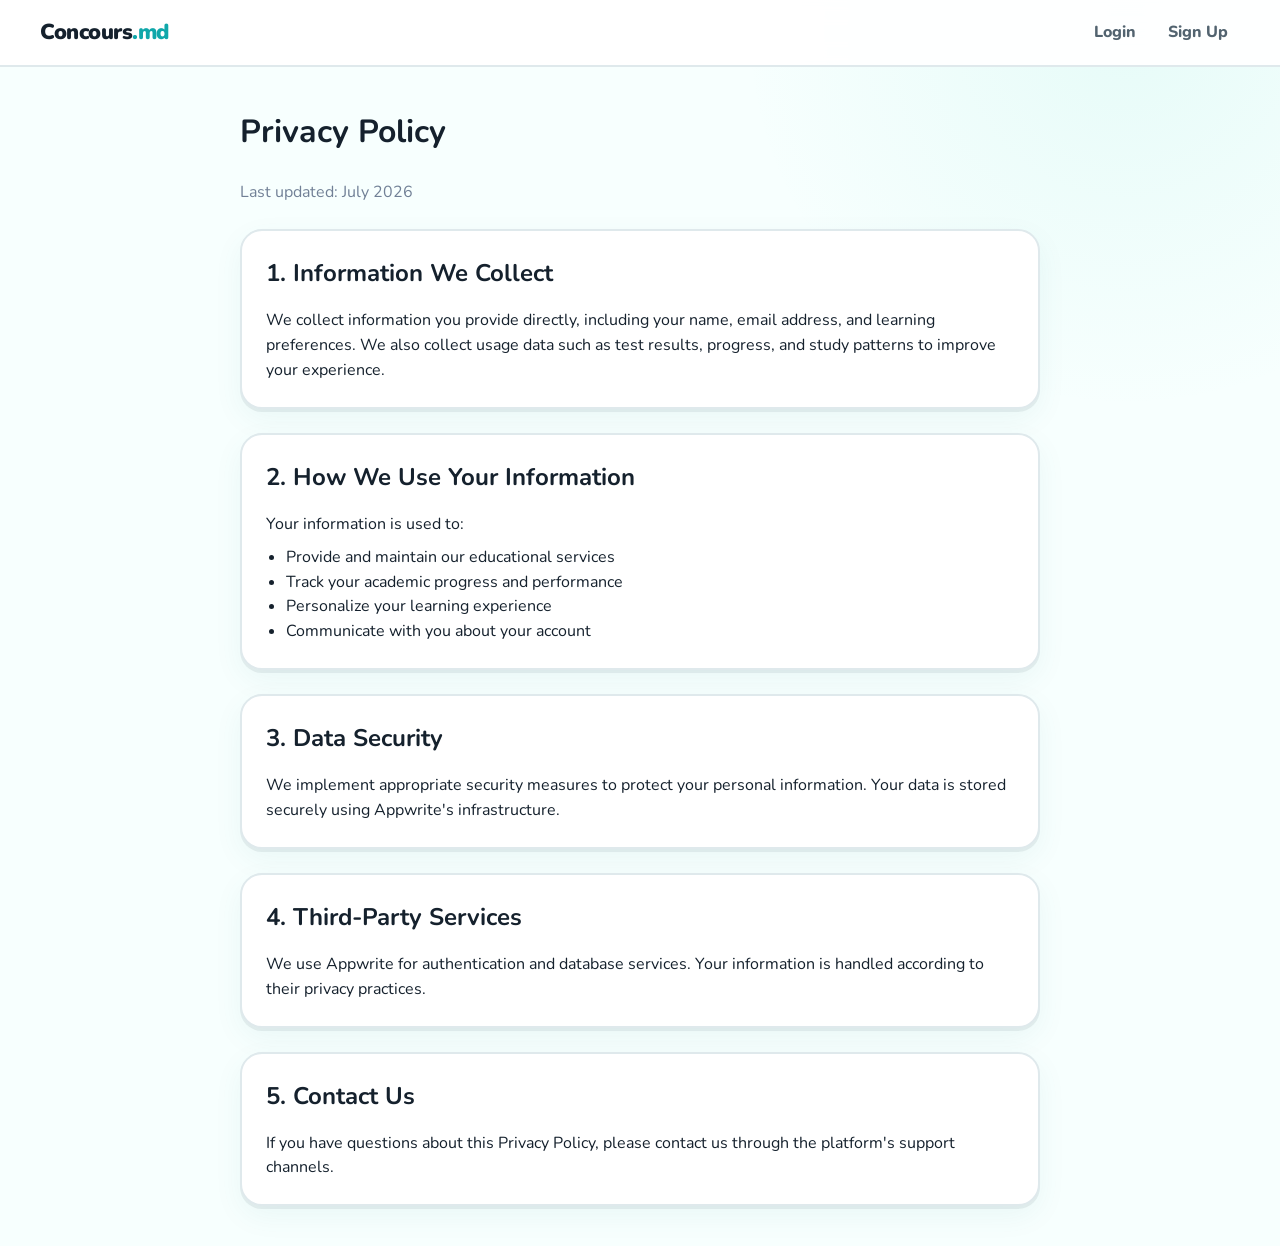
<file: privacy.html>
<!DOCTYPE html>
<html lang="en">
<head>
  <meta charset="UTF-8">
  <meta name="viewport" content="width=device-width, initial-scale=1.0">
  <title>Concours.md - Privacy Policy</title>
  <link rel="stylesheet" href="style.css">
</head>
<body>
  <nav class="navbar">
    <div class="container">
      <div class="navbar-brand">Concours<span>.md</span></div>
      <div class="navbar-links">
        <a href="index.html">Login</a>
        <a href="signup.html">Sign Up</a>
      </div>
    </div>
  </nav>

  <div class="container" style="max-width: 800px; padding-top: 40px; padding-bottom: 40px;">
    <h1 class="mb-3">Privacy Policy</h1>
    <p class="text-secondary mb-3">Last updated: July 2026</p>

    <div class="card mb-3">
      <h2 class="mb-2">1. Information We Collect</h2>
      <p>We collect information you provide directly, including your name, email address, and learning preferences. We also collect usage data such as test results, progress, and study patterns to improve your experience.</p>
    </div>

    <div class="card mb-3">
      <h2 class="mb-2">2. How We Use Your Information</h2>
      <p>Your information is used to:</p>
      <ul style="margin-left: 20px; margin-top: 8px;">
        <li>Provide and maintain our educational services</li>
        <li>Track your academic progress and performance</li>
        <li>Personalize your learning experience</li>
        <li>Communicate with you about your account</li>
      </ul>
    </div>

    <div class="card mb-3">
      <h2 class="mb-2">3. Data Security</h2>
      <p>We implement appropriate security measures to protect your personal information. Your data is stored securely using Appwrite's infrastructure.</p>
    </div>

    <div class="card mb-3">
      <h2 class="mb-2">4. Third-Party Services</h2>
      <p>We use Appwrite for authentication and database services. Your information is handled according to their privacy practices.</p>
    </div>

    <div class="card">
      <h2 class="mb-2">5. Contact Us</h2>
      <p>If you have questions about this Privacy Policy, please contact us through the platform's support channels.</p>
    </div>
  </div>
</body>
</html>
</file>
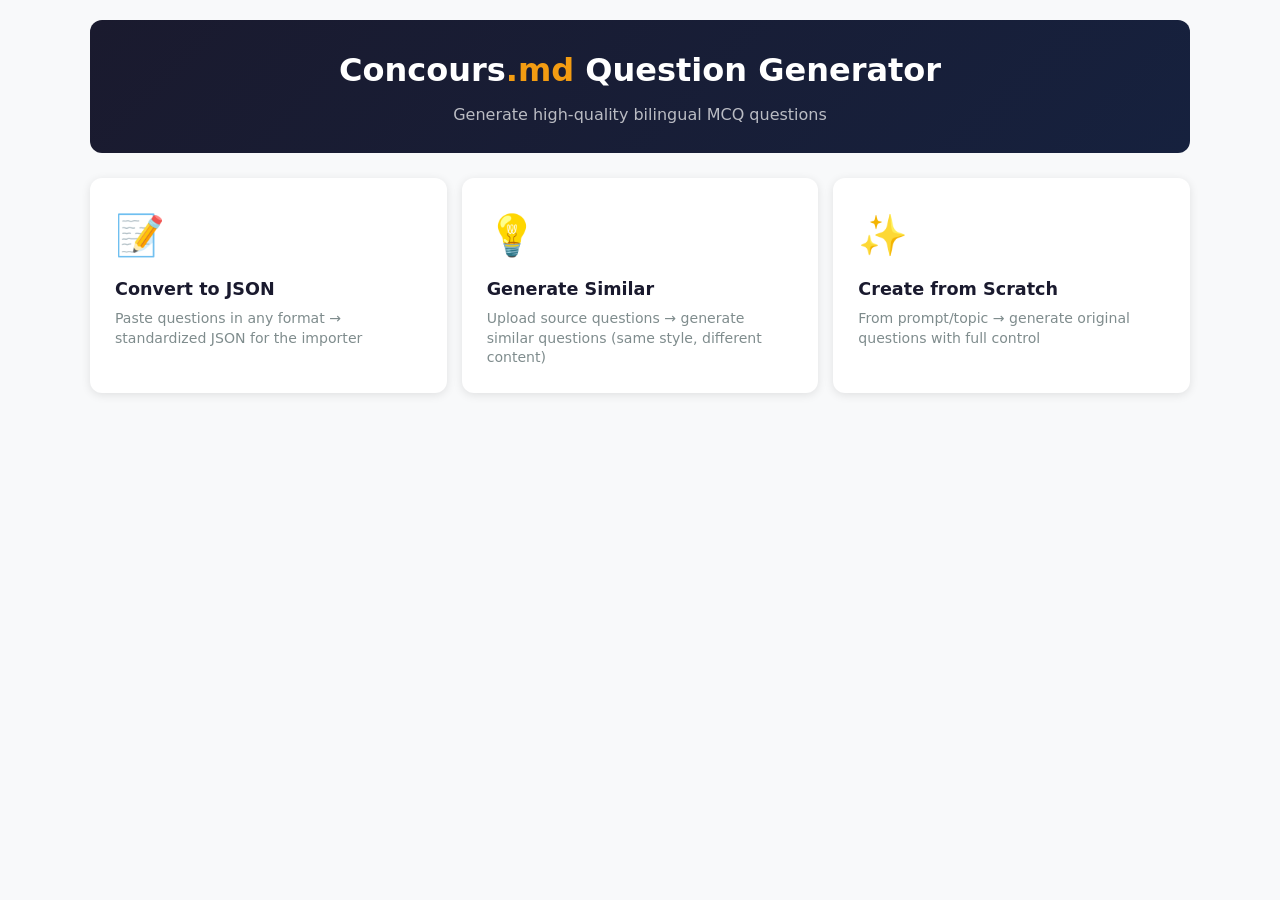
<file: question_generator.html>
<!DOCTYPE html>
<html lang="en">
<head>
  <meta charset="UTF-8">
  <meta name="viewport" content="width=device-width, initial-scale=1.0">
  <title>Concours.md - Question Generator</title>
  <style>
    :root{--primary:#1a1a2e;--secondary:#16213e;--accent:#f39c12;--accent-dark:#e67e22;--success:#27ae60;--danger:#e74c3c;--info:#3498db;--text:#2c3e50;--text-light:#7f8c8d;--bg:#f8f9fa;--white:#fff;--border:#e0e0e0;--radius:12px;--shadow:0 2px 10px rgba(0,0,0,0.1)}
    *{margin:0;padding:0;box-sizing:border-box}
    body{font-family:'Segoe UI',system-ui,sans-serif;background:var(--bg);color:var(--text);line-height:1.6;min-height:100vh;padding:20px}
    .container{max-width:1100px;margin:0 auto}
    header{background:linear-gradient(135deg,var(--primary),var(--secondary));color:white;padding:25px;border-radius:var(--radius);text-align:center;margin-bottom:25px}
    header h1 span{color:var(--accent)}
    .modes{display:grid;grid-template-columns:repeat(auto-fit,minmax(280px,1fr));gap:15px;margin-bottom:25px}
    .mode-card{background:var(--white);border:3px solid transparent;border-radius:var(--radius);padding:22px;cursor:pointer;transition:all .25s;box-shadow:var(--shadow);user-select:none}
    .mode-card:hover{transform:translateY(-3px);border-color:var(--accent);box-shadow:0 8px 25px rgba(0,0,0,.15)}
    .mode-card.active{border-color:var(--accent);background:linear-gradient(135deg,rgba(243,156,18,.08),rgba(243,156,18,.02));box-shadow:0 0 0 3px rgba(243,156,18,.3)}
    .mode-icon{font-size:2.5rem;margin-bottom:8px;display:block}
    .mode-card h3{margin-bottom:6px;color:var(--primary);font-size:1.1rem}
    .mode-card p{color:var(--text-light);font-size:.88rem;line-height:1.4}
    .panel{background:var(--white);border-radius:var(--radius);padding:25px;box-shadow:var(--shadow);margin-bottom:20px;display:none}
    .panel.active{display:block;animation:fadeIn .3s ease}
    @keyframes fadeIn{from{opacity:0;transform:translateY(10px)}to{opacity:1;transform:translateY(0)}}
    .panel h2{margin-bottom:18px;color:var(--primary);font-size:1.3rem;padding-bottom:10px;border-bottom:2px solid var(--bg)}
    .form-group{margin-bottom:16px}
    .form-label{display:block;font-weight:600;margin-bottom:5px;font-size:.9rem;color:var(--text)}
    .form-input,.form-select,.form-textarea{width:100%;padding:10px 14px;border:2px solid var(--border);border-radius:8px;font-size:.95rem;font-family:inherit;transition:border-color .2s}
    .form-input:focus,.form-select:focus,.form-textarea:focus{outline:none;border-color:var(--info)}
    .form-textarea{min-height:100px;resize:vertical;font-family:'Courier New',monospace;font-size:.85rem}
    .form-row{display:grid;grid-template-columns:repeat(auto-fit,minmax(160px,1fr));gap:15px}
    .btn{display:inline-flex;align-items:center;justify-content:center;gap:6px;padding:10px 20px;border:none;border-radius:8px;font-size:.95rem;font-weight:600;cursor:pointer;transition:all .2s}
    .btn:disabled{opacity:.5;cursor:not-allowed}
    .btn-primary{background:var(--accent);color:var(--primary)}
    .btn-primary:hover:not(:disabled){background:var(--accent-dark);transform:translateY(-1px)}
    .btn-success{background:var(--success);color:white}
    .btn-success:hover:not(:disabled){opacity:.9;transform:translateY(-1px)}
    .btn-secondary{background:var(--bg);color:var(--text);border:2px solid var(--border)}
    .btn-secondary:hover:not(:disabled){border-color:var(--info)}
    .btn-block{width:100%}
    .output-panel{background:var(--white);border-radius:var(--radius);padding:25px;box-shadow:var(--shadow);display:none}
    .output-panel.active{display:block;animation:fadeIn .3s ease}
    .output-header{display:flex;justify-content:space-between;align-items:center;margin-bottom:15px;flex-wrap:wrap;gap:10px}
    .output-actions{display:flex;gap:8px;flex-wrap:wrap}
    .stats{display:grid;grid-template-columns:repeat(auto-fit,minmax(90px,1fr));gap:10px;margin-bottom:15px}
    .stat-box{background:var(--bg);border-radius:8px;padding:10px;text-align:center}
    .stat-value{font-size:1.4rem;font-weight:800;color:var(--primary)}
    .stat-value.good{color:var(--success)}
    .stat-value.bad{color:var(--danger)}
    .stat-label{font-size:.72rem;color:var(--text-light)}
    .output-area{background:#1e1e1e;color:#d4d4d4;border-radius:8px;padding:18px;font-family:'Courier New',monospace;font-size:.8rem;max-height:350px;overflow-y:auto;white-space:pre-wrap;word-break:break-all}
    .output-area.valid{border-left:4px solid var(--success)}
    .output-area.invalid{border-left:4px solid var(--danger)}
    .alert{padding:10px 14px;border-radius:8px;margin-bottom:12px;font-size:.85rem;display:none}
    .alert.show{display:block}
    .alert-info{background:rgba(52,152,219,.1);color:var(--info);border:1px solid rgba(52,152,219,.3)}
    .alert-error{background:rgba(231,76,60,.1);color:var(--danger);border:1px solid rgba(231,76,60,.3)}
    .alert-success{background:rgba(39,174,96,.1);color:var(--success);border:1px solid rgba(39,174,96,.3)}
    .chapter-tags{display:flex;flex-wrap:wrap;gap:6px;margin-top:8px}
    .chapter-tag{background:var(--bg);border:1px solid var(--border);border-radius:20px;padding:4px 12px;font-size:.75rem;cursor:pointer;transition:all .2s}
    .chapter-tag:hover{border-color:var(--info)}
    .chapter-tag.selected{background:var(--info);color:white;border-color:var(--info)}
    .image-section{background:var(--bg);border:2px solid var(--border);border-radius:8px;padding:15px;margin-top:10px}
    .image-section h4{margin-bottom:10px;color:var(--primary)}
    .upload-zone{border:2px dashed var(--border);border-radius:8px;padding:20px;text-align:center;cursor:pointer;transition:all .2s}
    .upload-zone:hover{border-color:var(--info);background:rgba(52,152,219,.05)}
    .image-preview{display:flex;flex-wrap:wrap;gap:10px;margin-top:10px}
    .image-preview-item{position:relative;width:120px;height:120px;border-radius:8px;overflow:hidden;border:2px solid var(--border)}
    .image-preview-item img{width:100%;height:100%;object-fit:cover}
    .image-preview-item .remove-btn{position:absolute;top:4px;right:4px;background:var(--danger);color:white;border:none;border-radius:50%;width:24px;height:24px;cursor:pointer;font-size:.8rem}
    .image-answer-map{display:grid;grid-template-columns:repeat(2,1fr);gap:8px;margin-top:10px}
    .image-answer-map label{display:flex;align-items:center;gap:6px;font-size:.85rem}
    .hidden{display:none!important}
  </style>
</head>
<body>
  <div class="container">
    <header>
      <h1>Concours<span>.md</span> Question Generator</h1>
      <p style="color:rgba(255,255,255,.7);margin-top:6px">Generate high-quality bilingual MCQ questions</p>
    </header>

    <!-- MODE CARDS -->
    <div class="modes" id="modeGrid">
      <div class="mode-card" data-mode="convert" id="card-convert">
        <span class="mode-icon">📝</span>
        <h3>Convert to JSON</h3>
        <p>Paste questions in any format → standardized JSON for the importer</p>
      </div>
      <div class="mode-card" data-mode="inspire" id="card-inspire">
        <span class="mode-icon">💡</span>
        <h3>Generate Similar</h3>
        <p>Upload source questions → generate similar questions (same style, different content)</p>
      </div>
      <div class="mode-card" data-mode="create" id="card-create">
        <span class="mode-icon">✨</span>
        <h3>Create from Scratch</h3>
        <p>From prompt/topic → generate original questions with full control</p>
      </div>
    </div>

    <!-- ALERT BOX -->
    <div class="alert" id="alertBox"></div>

    <!-- CONVERT PANEL -->
    <div class="panel" id="panel-convert">
      <h2>📝 Convert Questions to JSON</h2>
      <div class="form-row">
        <div class="form-group">
          <label class="form-label">Subject *</label>
          <select class="form-select" id="convertSubject">
            <option value="Biology">Biology</option>
            <option value="Chemistry">Chemistry</option>
            <option value="Physics">Physics</option>
            <option value="Maths">Maths</option>
          </select>
        </div>
        <div class="form-group">
          <label class="form-label">Course *</label>
          <select class="form-select" id="convertCourse"><option value="">Select course...</option></select>
        </div>
      </div>
      <div class="form-group">
        <label class="form-label">Chapter / Topic</label>
        <input type="text" class="form-input" id="convertChapter" placeholder="Select from tags below or type custom">
        <div class="chapter-tags" id="convertChapterTags"></div>
      </div>
      <div class="form-group">
        <label class="form-label">Paste Questions (any format) *</label>
        <textarea class="form-textarea" id="convertInput" placeholder="Paste your questions here...

Accepted formats:
1. Question text?
A) Choice 1
B) Choice 2
C) Choice 3
D) Choice 4
Answer: C

Or:
Question: What is X?
- Option A
- Option B
- Option C
Correct: B"></textarea>
      </div>
      <button class="btn btn-primary btn-block" id="btnConvert">Convert to JSON</button>
    </div>

    <!-- INSPIRE PANEL -->
    <div class="panel" id="panel-inspire">
      <h2>💡 Generate Similar Questions</h2>
      <div class="form-row">
        <div class="form-group">
          <label class="form-label">Subject *</label>
          <select class="form-select" id="inspireSubject">
            <option value="Biology">Biology</option>
            <option value="Chemistry">Chemistry</option>
            <option value="Physics">Physics</option>
            <option value="Maths">Maths</option>
          </select>
        </div>
        <div class="form-group">
          <label class="form-label">Course *</label>
          <select class="form-select" id="inspireCourse"><option value="">Select course...</option></select>
        </div>
      </div>
      <div class="form-group">
        <div style="display:flex;justify-content:space-between;align-items:center;margin-bottom:8px;">
          <label class="form-label" style="margin-bottom:0;">Chapters (click to select)</label>
          <div>
            <button type="button" class="btn btn-secondary" style="padding:4px 12px;font-size:0.8rem;" id="btnSelectAllInspire">Select All</button>
            <button type="button" class="btn btn-secondary" style="padding:4px 12px;font-size:0.8rem;" id="btnClearInspire">Clear</button>
          </div>
        </div>
        <div class="chapter-tags" id="inspireChapterTags" style="background:var(--bg);border:2px solid var(--border);border-radius:8px;padding:12px;min-height:60px;"></div>
        <input type="hidden" id="inspireChapters">
      </div>
      <div class="form-group">
        <label class="form-label">Source Questions (paste for inspiration)</label>
        <textarea class="form-textarea" id="inspireInput" placeholder="Paste questions from the source you want to take inspiration from..."></textarea>
      </div>
      <div class="form-row">
        <div class="form-group">
          <label class="form-label">Number of Questions *</label>
          <input type="number" class="form-input" id="inspireCount" value="10" min="1" max="200">
        </div>
        <div class="form-group">
          <label class="form-label">Difficulty</label>
          <select class="form-select" id="inspireDifficulty">
            <option value="mixed">Mixed</option>
            <option value="easy">Easy</option>
            <option value="medium">Medium</option>
            <option value="hard">Hard</option>
          </select>
        </div>
      </div>
      <button class="btn btn-primary btn-block" id="btnGenerateInspire">Generate Similar Questions</button>
    </div>

    <!-- CREATE PANEL -->
    <div class="panel" id="panel-create">
      <h2>✨ Create Questions from Scratch</h2>
      <div class="form-row">
        <div class="form-group">
          <label class="form-label">Subject *</label>
          <select class="form-select" id="createSubject">
            <option value="Biology">Biology</option>
            <option value="Chemistry">Chemistry</option>
            <option value="Physics">Physics</option>
            <option value="Maths">Maths</option>
          </select>
        </div>
        <div class="form-group">
          <label class="form-label">Course *</label>
          <select class="form-select" id="createCourse"><option value="">Select course...</option></select>
        </div>
      </div>
      <div class="form-group">
        <div style="display:flex;justify-content:space-between;align-items:center;margin-bottom:8px;">
          <label class="form-label" style="margin-bottom:0;">Chapters (click to select)</label>
          <div>
            <button type="button" class="btn btn-secondary" style="padding:4px 12px;font-size:0.8rem;" id="btnSelectAllCreate">Select All</button>
            <button type="button" class="btn btn-secondary" style="padding:4px 12px;font-size:0.8rem;" id="btnClearCreate">Clear</button>
          </div>
        </div>
        <div class="chapter-tags" id="createChapterTags" style="background:var(--bg);border:2px solid var(--border);border-radius:8px;padding:12px;min-height:60px;"></div>
        <input type="hidden" id="createChapters">
      </div>
      <div class="form-group">
        <label class="form-label">Topic Description / Prompt *</label>
        <textarea class="form-textarea" id="createPrompt" placeholder="Describe what you want questions about...

Example: 'Generate questions about embryonic development stages: cleavage (types, patterns, blastula formation), gastrulation (germ layers, movements), and neurulation (neural tube, derivatives).'"></textarea>
      </div>
      <div class="form-row">
        <div class="form-group">
          <label class="form-label">Number of Questions *</label>
          <input type="number" class="form-input" id="createCount" value="10" min="1" max="200">
        </div>
        <div class="form-group">
          <label class="form-label">Difficulty</label>
          <select class="form-select" id="createDifficulty">
            <option value="mixed">Mixed</option>
            <option value="easy">Easy</option>
            <option value="medium">Medium</option>
            <option value="hard">Hard</option>
          </select>
        </div>
      </div>
      <div class="image-section">
        <h4>📷 Images (Optional)</h4>
        <p style="font-size:0.85rem;color:var(--text-light);margin-bottom:10px;">Upload diagrams, equations, or figures. Images are embedded as base64 in the JSON.</p>
        <div class="upload-zone" id="createUploadZone">
          <div style="font-size:2rem;">📁</div>
          <p style="font-size:0.9rem;margin-top:5px;">Click to upload images</p>
          <input type="file" id="imageInput" accept="image/*" multiple style="display:none">
        </div>
        <div class="image-preview" id="imagePreview"></div>
        <div id="imageMappingSection" class="hidden" style="margin-top:15px;">
          <label class="form-label">Map images to answer choices (for diagram questions):</label>
          <div class="image-answer-map" id="imageAnswerMap"></div>
        </div>
      </div>
      <button class="btn btn-primary btn-block" style="margin-top:15px;" id="btnCreate">Create Questions</button>
    </div>

    <!-- OUTPUT PANEL -->
    <div class="output-panel" id="outputPanel">
      <div class="output-header">
        <h2>📋 Generated Output</h2>
        <div class="output-actions">
          <button class="btn btn-secondary" id="btnValidate">✓ Validate</button>
          <button class="btn btn-success" id="btnDownload">⬇ Download</button>
          <button class="btn btn-primary" id="btnCopy">📋 Copy</button>
        </div>
      </div>
      <div class="stats" id="outputStats"></div>
      <div class="output-area" id="outputArea">Output will appear here...</div>
    </div>
  </div>

  <script>
    // ============================================================
    // CURRICULUM DATA
    // ============================================================
    var curriculum = {
      biology: {
        'Cytology': ['Origin of Cell Biology','Molecular Components of Cells','Eukaryotes, Prokaryotes and Viruses','Plasma Membrane and Other Cell Membranes','Ribosomes and Protein Synthesis','Endoplasmic Reticulum','Golgi Complex','Lysosomes','Peroxisomes','Mitochondria','Plastids','The Cytoskeleton','Organization of the Nucleus','The Cell Cycle'],
        'Animal Histology': ['Epithelial Tissues','Non-Specialized Connective Tissue','Adipose Tissue','Cartilaginous Tissue','Bone Tissue','Blood Tissue','Muscle Tissues','Nervous Tissue'],
        'Plant Histology': ['Introduction','Plant Tissues'],
        'Genetics': ['Biochemical Bases of Heredity','Mitosis and Meiosis','Genetic Mutations and Chromosomes','Mendelian Genetics','Extension of Mendelian Genetics','Genetics and Sexuality','Linkage and Genetic Mapping','Human Genetics'],
        'Anatomy': ['Organization of the Human Body','The Skeletal System','Central Nervous System: Brain & Spinal Cord','Special Senses: Eye & Ear','The Cardiovascular System: Heart','The Respiratory System','The Digestive System'],
        'Botany': ['The Organization of the Living World','Prokaryotes: Kingdoms of Eubacteria and Archaebacteria','Kingdom of Protista','Kingdom of Fungi','Plant Kingdom','Photosynthesis'],
        'Ecology': ['General Introduction','Ecological Domains and Terminologies','Ecological Factors (Abiotic, Biotic)','Terrestrial Biomes','Aquatic Biomes','Food Chains and Ecological Pyramids','Ecosystem Functioning and Biogeochemical Cycles'],
        'Embryology': ['Introduction and Generalities','Different Types of Eggs','Stages of Embryonic Development','Embryonic Development of Echinoderms','Embryonic Development of Amphibians','Embryonic Development of Birds','Embryonic Development of Mammals'],
        'Animal Reproduction': ['Meiosis and Gametogenesis','Chemical Messengers of Reproduction','Gonadogenesis','Male Reproductive System','Female Reproductive System','Fertilization'],
        'Plant Reproduction': ['Introduction - General Principles','Reproduction of Prokaryotes','Sexual Reproduction - General Concepts','Reproduction of Algae','Reproduction of Fungi','Reproduction of Bryophytes','Reproduction of Pteridophytes','Reproduction of Gymnosperms','Reproduction of Angiosperms','Asexual Reproduction'],
        'Geology': ['The Universe and the Solar System','The Lithosphere','The Atmosphere and its Dynamics','The Hydrosphere and its Dynamics']
      },
      chemistry: {
        'General Chemistry': ['Atomic Structure','Atomic Electron Configurations and Chemical Periodicity','Bonding - General Concept','Bonding Orbitals','Thermochemistry','Entropy and Free Energy','Chemical Kinetics'],
        'Organic Chemistry': ['Introduction to Organic Chemistry','Alkanes and Cycloalkanes','Alkenes and Alkynes','Aromatic Compounds','Functional Groups','Stereochemistry'],
        'Chemistry of Solution': ['Solutions and Solubility','Acids and Bases','Chemical Equilibrium','Electrochemistry']
      },
      physics: {
        'Physics 1': ['Kinematics','Dynamics','Work and Energy','Hydrostatics','Hydrodynamics','Momentum, Shock and Collision','Rotational Dynamics'],
        'Physics 2': ['Electrostatic Force','Electrostatic Field','Electrostatic Potential',"Gauss's Theorem",'Capacitors',"Kirchhoff's Law",'Magnetic Forces','Sources of Magnetic Fields',"Snell's Law",'Reflection and Refraction','Diopters','Thin Lenses','Centered Systems','The Eye']
      },
      maths: {
        'Analysis': ['Derivability and Reciprocal Functions','Exponential and Hyperbolic Functions','Taylor Series','Simple Integrals','Double Integrals','Differential Equations'],
        'Statistics': ['Univariate Statistics','Bivariate Statistics','Combinatorics and Probability'],
        'Algebra': ['Matrices','Determinants','Linear Systems','Matrix Reduction']
      }
    };

    // ============================================================
    // STATE
    // ============================================================
    var currentMode = null;
    var generatedJSON = '';
    var uploadedImages = [];

    // ============================================================
    // DOM READY - BIND ALL EVENTS
    // ============================================================
    document.addEventListener('DOMContentLoaded', function() {
      console.log('=== DOM READY ===');

      // --- Mode card clicks ---
      var cards = document.querySelectorAll('.mode-card');
      console.log('Found ' + cards.length + ' mode cards');
      for (var i = 0; i < cards.length; i++) {
        (function(idx) {
          cards[idx].onclick = function() {
            var mode = this.getAttribute('data-mode');
            console.log('Card clicked: ' + mode);
            selectMode(mode);
          };
        })(i);
      }

      // --- Subject dropdown changes ---
      var modes = ['convert', 'inspire', 'create'];
      for (var i = 0; i < modes.length; i++) {
        var sel = document.getElementById(modes[i] + 'Subject');
        if (sel) {
          (function(m) {
            sel.onchange = function() { updateCourses(m); };
          })(modes[i]);
        }
      }

      // --- Course dropdown changes ---
      for (var i = 0; i < modes.length; i++) {
        var sel = document.getElementById(modes[i] + 'Course');
        if (sel) {
          (function(m) {
            sel.onchange = function() { updateChapters(m); };
          })(modes[i]);
        }
      }

      // --- Generate buttons ---
      var btnConvert = document.getElementById('btnConvert');
      if (btnConvert) btnConvert.onclick = convertQuestions;

      var btnInspire = document.getElementById('btnGenerateInspire');
      if (btnInspire) btnInspire.onclick = generateSimilar;

      var btnCreate = document.getElementById('btnCreate');
      if (btnCreate) btnCreate.onclick = createQuestions;

      // --- Select All / Clear buttons ---
      var btnSAI = document.getElementById('btnSelectAllInspire');
      if (btnSAI) btnSAI.onclick = function() { selectAllChapters('inspire'); };

      var btnCI = document.getElementById('btnClearInspire');
      if (btnCI) btnCI.onclick = function() { clearChapters('inspire'); };

      var btnSAC = document.getElementById('btnSelectAllCreate');
      if (btnSAC) btnSAC.onclick = function() { selectAllChapters('create'); };

      var btnCC = document.getElementById('btnClearCreate');
      if (btnCC) btnCC.onclick = function() { clearChapters('create'); };

      // --- Image upload ---
      var uploadZone = document.getElementById('createUploadZone');
      var imageInput = document.getElementById('imageInput');
      if (uploadZone && imageInput) {
        uploadZone.onclick = function() { imageInput.click(); };
        imageInput.onchange = function() { handleImageUpload(this.files); };
      }

      // --- Output buttons ---
      var btnVal = document.getElementById('btnValidate');
      if (btnVal) btnVal.onclick = validateJSON;

      var btnDl = document.getElementById('btnDownload');
      if (btnDl) btnDl.onclick = downloadJSON;

      var btnCp = document.getElementById('btnCopy');
      if (btnCp) btnCp.onclick = copyJSON;

      console.log('=== ALL EVENTS BOUND ===');
    });

    // ============================================================
    // MODE SELECTION
    // ============================================================
    function selectMode(mode) {
      console.log('selectMode: ' + mode);
      currentMode = mode;

      // Update card visuals
      var cards = document.querySelectorAll('.mode-card');
      for (var i = 0; i < cards.length; i++) {
        cards[i].className = 'mode-card';
      }
      var activeCard = document.getElementById('card-' + mode);
      if (activeCard) {
        activeCard.className = 'mode-card active';
      }

      // Show/hide panels
      var panels = document.querySelectorAll('.panel');
      for (var i = 0; i < panels.length; i++) {
        panels[i].className = 'panel';
      }
      var panel = document.getElementById('panel-' + mode);
      if (panel) {
        panel.className = 'panel active';
      }

      // Hide output
      var out = document.getElementById('outputPanel');
      if (out) out.className = 'output-panel';

      // Update course dropdown
      updateCourses(mode);

      hideAlert();
      console.log('selectMode done: ' + mode);
    }

    // ============================================================
    // ALERTS
    // ============================================================
    function showAlert(msg, type) {
      var box = document.getElementById('alertBox');
      box.textContent = msg;
      box.className = 'alert show alert-' + type;
    }

    function hideAlert() {
      var box = document.getElementById('alertBox');
      box.className = 'alert';
    }

    // ============================================================
    // COURSES & CHAPTERS
    // ============================================================
    function updateCourses(mode) {
      var subjEl = document.getElementById(mode + 'Subject');
      var courseEl = document.getElementById(mode + 'Course');
      if (!subjEl || !courseEl) return;

      var subject = subjEl.value.toLowerCase();
      var courses = curriculum[subject] || {};

      courseEl.innerHTML = '<option value="">Select course...</option>';
      for (var c in courses) {
        courseEl.innerHTML += '<option value="' + c + '">' + c + '</option>';
      }
    }

    function updateChapters(mode) {
      var subjEl = document.getElementById(mode + 'Subject');
      var courseEl = document.getElementById(mode + 'Course');
      var container = document.getElementById(mode + 'ChapterTags');
      if (!subjEl || !courseEl || !container) return;

      var subject = subjEl.value.toLowerCase();
      var course = courseEl.value;
      var chapters = (curriculum[subject] && curriculum[subject][course]) ? curriculum[subject][course] : [];

      container.innerHTML = '';
      if (chapters.length === 0) {
        container.innerHTML = '<span style="color:var(--text-light);font-size:.85rem">Select a course to see chapters</span>';
        return;
      }

      for (var i = 0; i < chapters.length; i++) {
        var tag = document.createElement('span');
        tag.className = 'chapter-tag';
        tag.textContent = chapters[i];
        (function(m) {
          tag.onclick = function() {
            this.classList.toggle('selected');
            updateChapterInput(m);
          };
        })(mode);
        container.appendChild(tag);
      }
    }

    function updateChapterInput(mode) {
      var container = document.getElementById(mode + 'ChapterTags');
      var input = document.getElementById(mode + 'Chapters');
      if (!container || !input) return;
      var selected = container.querySelectorAll('.chapter-tag.selected');
      var vals = [];
      for (var i = 0; i < selected.length; i++) {
        vals.push(selected[i].textContent);
      }
      input.value = vals.join(', ');
    }

    function selectAllChapters(mode) {
      var container = document.getElementById(mode + 'ChapterTags');
      if (!container) return;
      var tags = container.querySelectorAll('.chapter-tag');
      for (var i = 0; i < tags.length; i++) {
        tags[i].classList.add('selected');
      }
      updateChapterInput(mode);
    }

    function clearChapters(mode) {
      var container = document.getElementById(mode + 'ChapterTags');
      if (!container) return;
      var tags = container.querySelectorAll('.chapter-tag');
      for (var i = 0; i < tags.length; i++) {
        tags[i].classList.remove('selected');
      }
      updateChapterInput(mode);
    }

    // ============================================================
    // QUESTION GENERATION
    // ============================================================
    function generateUniqueStem(chapter, idx, usedStems) {
      var templates = [
        'Which of the following best describes ' + chapter + '?',
        'What is the primary characteristic of ' + chapter + '?',
        'In ' + chapter + ', which statement is correct?',
        'Regarding ' + chapter + ', which option is accurate?',
        'Which feature is most associated with ' + chapter + '?',
        'What is the main function of ' + chapter + '?',
        'Which of the following is true about ' + chapter + '?',
        'In the context of ' + chapter + ', what is correct?',
        'Which statement accurately describes ' + chapter + '?',
        'What distinguishes ' + chapter + ' from other topics?',
        'Which of the following is a key aspect of ' + chapter + '?',
        'Regarding the development of ' + chapter + ', which is correct?',
        'Which factor is most important in ' + chapter + '?',
        'What is the significance of ' + chapter + '?',
        'Which of the following statements about ' + chapter + ' is false?'
      ];
      var stem = templates[idx % templates.length];
      var attempts = 0;
      while (usedStems[stem] && attempts < 50) {
        stem = templates[(idx + attempts + 1) % templates.length] + ' (v' + (attempts + 1) + ')';
        attempts++;
      }
      usedStems[stem] = true;
      return stem;
    }

    function buildQuestion(subject, course, chapter, stem, choices, correct, difficulty) {
      var wrong = ['A', 'B', 'C', 'D'].filter(function(l) { return l !== correct; });
      return {
        category: subject,
        course: { fr: course, en: course },
        topic: { fr: chapter, en: chapter },
        difficulty: difficulty,
        correct: correct,
        en: {
          stem: stem,
          choices: choices,
          objective: 'Understand ' + chapter,
          rationale: 'The correct answer is ' + correct + ' because it accurately describes ' + chapter + '.',
          whyWrong: {},
          summary: 'Key concept: ' + chapter,
          images: []
        },
        fr: {
          stem: stem,
          choices: choices,
          objective: 'Comprendre ' + chapter,
          rationale: 'La bonne réponse est ' + correct + ' car elle décrit avec précision ' + chapter + '.',
          whyWrong: {},
          summary: 'Concept clé : ' + chapter,
          images: []
        }
      };
    }

    function convertQuestions() {
      var subject = document.getElementById('convertSubject').value;
      var course = document.getElementById('convertCourse').value;
      var chapter = document.getElementById('convertChapter').value.trim();
      var input = document.getElementById('convertInput').value.trim();

      if (!course) return showAlert('Please select a course', 'error');
      if (!chapter) return showAlert('Please enter or select a chapter', 'error');
      if (!input) return showAlert('Please paste questions', 'error');

      var questions = parseQuestions(input, subject, course, chapter);
      if (questions.length === 0) return showAlert('No valid questions found. Check format.', 'error');

      displayOutput(questions);
      showAlert('Converted ' + questions.length + ' questions successfully!', 'success');
    }

    function parseQuestions(text, subject, course, chapter) {
      var questions = [];
      var blocks = text.split(/\n\s*(?:\d+[\.\)]|\d+\s)/).filter(function(b) { return b.trim(); });

      blocks.forEach(function(block) {
        var lines = block.split('\n').map(function(l) { return l.trim(); }).filter(function(l) { return l; });
        if (lines.length < 2) return;

        var stem = lines[0].replace(/^[\d\.\)\:]+/, '').trim();
        var choices = [];
        var correct = '';

        for (var i = 1; i < lines.length; i++) {
          var line = lines[i];
          var m = line.match(/^[\(\[\(]([A-E])[\)\]\)]\s*(.+)$/) || line.match(/^([A-E])[.\)]\s*(.+)$/);
          if (m) choices.push(m[2].trim());

          var a = line.match(/^[Aa]nswer:\s*([A-E])/) || line.match(/^[Cc]orrect:\s*([A-E])/);
          if (a) correct = a[1].toUpperCase();
        }

        if (choices.length >= 2 && stem) {
          questions.push(buildQuestion(subject, course, chapter, stem, choices, correct || 'A', 'medium'));
        }
      });

      return questions;
    }

    function generateSimilar() {
      var subject = document.getElementById('inspireSubject').value;
      var course = document.getElementById('inspireCourse').value;
      var chapters = document.getElementById('inspireChapters').value.split(',').map(function(c) { return c.trim(); }).filter(function(c) { return c; });
      var count = parseInt(document.getElementById('inspireCount').value) || 10;
      var difficulty = document.getElementById('inspireDifficulty').value;

      if (!course) return showAlert('Please select a course', 'error');
      if (chapters.length === 0) return showAlert('Select at least one chapter', 'error');

      var questions = [];
      var usedStems = {};

      for (var i = 0; i < count; i++) {
        var chapter = chapters[i % chapters.length];
        var correct = ['A', 'B', 'C', 'D'][i % 4];
        var diff = difficulty === 'mixed' ? ['easy', 'medium', 'hard'][i % 3] : difficulty;
        var stem = generateUniqueStem(chapter, i, usedStems);
        questions.push(buildQuestion(subject, course, chapter, stem, ['Option A', 'Option B', 'Option C', 'Option D'], correct, diff));
      }

      displayOutput(questions);
      showAlert('Generated ' + questions.length + ' unique questions!', 'success');
    }

    function createQuestions() {
      var subject = document.getElementById('createSubject').value;
      var course = document.getElementById('createCourse').value;
      var chapters = document.getElementById('createChapters').value.split(',').map(function(c) { return c.trim(); }).filter(function(c) { return c; });
      var prompt = document.getElementById('createPrompt').value.trim();
      var count = parseInt(document.getElementById('createCount').value) || 10;
      var difficulty = document.getElementById('createDifficulty').value;

      if (!course) return showAlert('Please select a course', 'error');
      if (!prompt) return showAlert('Please enter topic description', 'error');
      if (chapters.length === 0) return showAlert('Select at least one chapter', 'error');

      var questions = [];
      var usedStems = {};

      for (var i = 0; i < count; i++) {
        var chapter = chapters[i % chapters.length];
        var correct = ['A', 'B', 'C', 'D'][i % 4];
        var diff = difficulty === 'mixed' ? ['easy', 'medium', 'hard'][i % 3] : difficulty;
        var stem = generateUniqueStem(chapter, i, usedStems);

        var q = buildQuestion(subject, course, chapter, stem, ['Option A', 'Option B', 'Option C', 'Option D'], correct, diff);

        if (uploadedImages.length > 0) {
          var img = uploadedImages[i % uploadedImages.length];
          q.en.images = [{ url: img.data, alt: img.name, answerMapping: img.answerMapping }];
          q.fr.images = [{ url: img.data, alt: img.name, answerMapping: img.answerMapping }];
        }

        questions.push(q);
      }

      displayOutput(questions);
      showAlert('Created ' + questions.length + ' unique questions!', 'success');
    }

    // ============================================================
    // IMAGE HANDLING
    // ============================================================
    function handleImageUpload(files) {
      for (var i = 0; i < files.length; i++) {
        (function(file) {
          var reader = new FileReader();
          reader.onload = function(e) {
            uploadedImages.push({ name: file.name, data: e.target.result, answerMapping: null });
            renderImagePreviews();
          };
          reader.readAsDataURL(file);
        })(files[i]);
      }
    }

    function renderImagePreviews() {
      var container = document.getElementById('imagePreview');
      var mappingSection = document.getElementById('imageMappingSection');

      container.innerHTML = '';
      for (var i = 0; i < uploadedImages.length; i++) {
        (function(idx) {
          var div = document.createElement('div');
          div.className = 'image-preview-item';
          div.innerHTML = '<img src="' + uploadedImages[idx].data + '" alt="' + uploadedImages[idx].name + '"><button class="remove-btn" onclick="removeImage(' + idx + ')">✕</button>';
          container.appendChild(div);
        })(i);
      }

      if (uploadedImages.length > 0) {
        mappingSection.className = '';
        var mapContainer = document.getElementById('imageAnswerMap');
        mapContainer.innerHTML = '';
        for (var i = 0; i < uploadedImages.length; i++) {
          (function(idx) {
            var label = document.createElement('label');
            var span = document.createElement('span');
            span.style.fontSize = '0.8rem';
            span.textContent = 'Image ' + (idx + 1) + ':';
            var sel = document.createElement('select');
            sel.style.padding = '4px 8px';
            sel.style.borderRadius = '4px';
            sel.style.border = '1px solid var(--border)';
            sel.innerHTML = '<option value="">No mapping</option><option value="A">Answer A</option><option value="B">Answer B</option><option value="C">Answer C</option><option value="D">Answer D</option>';
            sel.onchange = function() {
              uploadedImages[idx].answerMapping = this.value || null;
            };
            label.appendChild(span);
            label.appendChild(sel);
            mapContainer.appendChild(label);
          })(i);
        }
      } else {
        mappingSection.className = 'hidden';
      }
    }

    function removeImage(idx) {
      uploadedImages.splice(idx, 1);
      renderImagePreviews();
    }

    // ============================================================
    // OUTPUT
    // ============================================================
    function displayOutput(questions) {
      generatedJSON = JSON.stringify(questions, null, 2);
      var area = document.getElementById('outputArea');
      area.textContent = generatedJSON;
      area.className = 'output-area valid';
      document.getElementById('outputPanel').className = 'output-panel active';

      var scan = scanValidity(questions);
      var stats = document.getElementById('outputStats');
      stats.innerHTML =
        '<div class="stat-box"><div class="stat-value good">' + questions.length + '</div><div class="stat-label">Questions</div></div>' +
        '<div class="stat-box"><div class="stat-value ' + (scan.duplicates === 0 ? 'good' : 'bad') + '">' + scan.duplicates + '</div><div class="stat-label">Duplicates</div></div>' +
        '<div class="stat-box"><div class="stat-value ' + (scan.missingFields === 0 ? 'good' : 'bad') + '">' + scan.missingFields + '</div><div class="stat-label">Missing Fields</div></div>' +
        '<div class="stat-box"><div class="stat-value">' + scan.chapters + '</div><div class="stat-label">Chapters</div></div>' +
        '<div class="stat-box"><div class="stat-value">' + (generatedJSON.length / 1024).toFixed(1) + 'KB</div><div class="stat-label">Size</div></div>';
    }

    function scanValidity(questions) {
      var scan = { duplicates: 0, missingFields: 0, chapters: 0, issues: [] };
      var seen = {};
      var chapterSet = {};

      questions.forEach(function(q, idx) {
        var stem = (q.en && q.en.stem) || '';
        if (seen[stem]) {
          scan.duplicates++;
          scan.issues.push('Q' + (idx + 1) + ': Duplicate');
        }
        seen[stem] = true;

        if (q.topic && q.topic.en) chapterSet[q.topic.en] = true;
        if (!q.category) scan.missingFields++;
        if (!q.correct) scan.missingFields++;
        if (!q.en || !q.en.stem) scan.missingFields++;
        if (!q.fr || !q.fr.stem) scan.missingFields++;
      });

      scan.chapters = Object.keys(chapterSet).length;
      return scan;
    }

    function validateJSON() {
      if (!generatedJSON) return showAlert('No JSON generated yet', 'error');
      try {
        var p = JSON.parse(generatedJSON);
        var s = scanValidity(p);
        if (s.duplicates === 0 && s.missingFields === 0) {
          showAlert('✓ JSON is valid!', 'success');
        } else {
          showAlert(s.duplicates + ' duplicates, ' + s.missingFields + ' missing fields', 'error');
        }
      } catch(e) {
        showAlert('JSON Error: ' + e.message, 'error');
      }
    }

    function downloadJSON() {
      if (!generatedJSON) return showAlert('No JSON generated yet', 'error');
      var blob = new Blob([generatedJSON], { type: 'application/json' });
      var url = URL.createObjectURL(blob);
      var a = document.createElement('a');
      a.href = url;
      a.download = 'questions_' + Date.now() + '.json';
      a.click();
      URL.revokeObjectURL(url);
    }

    function copyJSON() {
      if (!generatedJSON) return showAlert('No JSON generated yet', 'error');
      navigator.clipboard.writeText(generatedJSON).then(function() {
        showAlert('✓ Copied to clipboard!', 'success');
      });
    }
  </script>
</body>
</html>
</file>
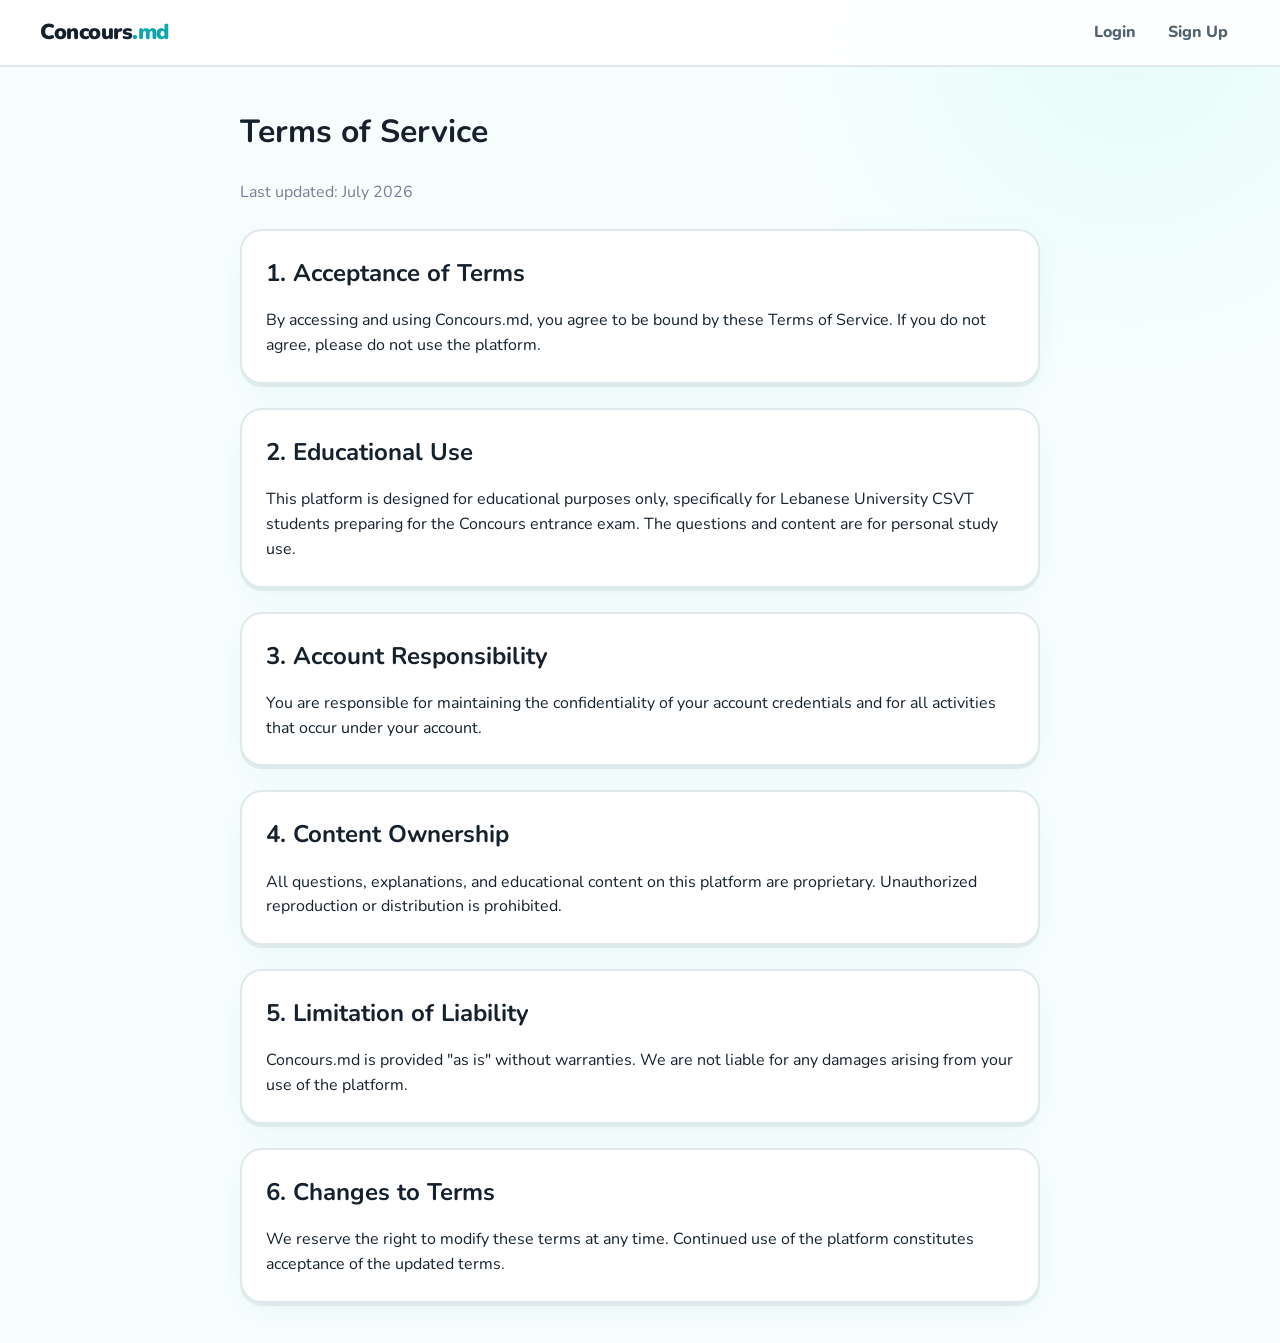
<file: terms.html>
<!DOCTYPE html>
<html lang="en">
<head>
  <meta charset="UTF-8">
  <meta name="viewport" content="width=device-width, initial-scale=1.0">
  <title>Concours.md - Terms of Service</title>
  <link rel="stylesheet" href="style.css">
</head>
<body>
  <nav class="navbar">
    <div class="container">
      <div class="navbar-brand">Concours<span>.md</span></div>
      <div class="navbar-links">
        <a href="index.html">Login</a>
        <a href="signup.html">Sign Up</a>
      </div>
    </div>
  </nav>

  <div class="container" style="max-width: 800px; padding-top: 40px; padding-bottom: 40px;">
    <h1 class="mb-3">Terms of Service</h1>
    <p class="text-secondary mb-3">Last updated: July 2026</p>

    <div class="card mb-3">
      <h2 class="mb-2">1. Acceptance of Terms</h2>
      <p>By accessing and using Concours.md, you agree to be bound by these Terms of Service. If you do not agree, please do not use the platform.</p>
    </div>

    <div class="card mb-3">
      <h2 class="mb-2">2. Educational Use</h2>
      <p>This platform is designed for educational purposes only, specifically for Lebanese University CSVT students preparing for the Concours entrance exam. The questions and content are for personal study use.</p>
    </div>

    <div class="card mb-3">
      <h2 class="mb-2">3. Account Responsibility</h2>
      <p>You are responsible for maintaining the confidentiality of your account credentials and for all activities that occur under your account.</p>
    </div>

    <div class="card mb-3">
      <h2 class="mb-2">4. Content Ownership</h2>
      <p>All questions, explanations, and educational content on this platform are proprietary. Unauthorized reproduction or distribution is prohibited.</p>
    </div>

    <div class="card mb-3">
      <h2 class="mb-2">5. Limitation of Liability</h2>
      <p>Concours.md is provided "as is" without warranties. We are not liable for any damages arising from your use of the platform.</p>
    </div>

    <div class="card">
      <h2 class="mb-2">6. Changes to Terms</h2>
      <p>We reserve the right to modify these terms at any time. Continued use of the platform constitutes acceptance of the updated terms.</p>
    </div>
  </div>
</body>
</html>
</file>
<file: style.css>
@import url('https://fonts.googleapis.com/css2?family=Nunito:wght@500;600;700;800;900&display=swap');

/* =========================================================
   Concours.md — Playful teal design system
   Static, dependency-free, and backwards-compatible with the
   existing admin, importer, question manager, and test pages.
   ========================================================= */
:root {
  --teal: #10a7aa;
  --teal-dark: #087f83;
  --teal-deep: #07676b;
  --teal-soft: #def8f6;
  --mint: #56dbc5;
  --navy: #17324d;
  --navy-dark: #0d2438;
  --ink: #15212d;
  --ink-soft: #52636f;
  --muted: #718096;
  --surface: #ffffff;
  --canvas: #f7fffe;
  --canvas-2: #f0f9f8;
  --line: #dfe9ec;
  --line-strong: #cbdadd;
  --yellow: #f7c948;
  --yellow-dark: #d09a15;
  --coral: #fb7185;
  --green: #21b96b;
  --green-dark: #168b50;
  --blue: #3b82f6;
  --violet: #8b5cf6;
  --orange: #f08c32;

  /* Existing page aliases */
  --bio-green: #21b96b;
  --bio-green-dark: #168b50;
  --chem-purple: #8b5cf6;
  --chem-purple-dark: #6d42d8;
  --phys-blue: #3b82f6;
  --phys-blue-dark: #2563c5;
  --math-orange: #f08c32;
  --math-orange-dark: #cc6d18;
  --concours-gold: #f7c948;
  --concours-dark: #17324d;
  --bg-primary: #f7fffe;
  --bg-secondary: #ffffff;
  --bg-dark: #17324d;
  --text-primary: #15212d;
  --text-secondary: #718096;
  --text-light: #ffffff;
  --border-color: #dfe9ec;
  --white: #ffffff;
  --primary: #17324d;
  --accent: #10a7aa;
  --success: #21b96b;
  --danger: #e4556a;
  --warning: #e6a91d;
  --info: #3b82f6;

  --radius-sm: 10px;
  --radius: 16px;
  --radius-lg: 22px;
  --radius-xl: 30px;
  --shadow: 0 3px 0 rgba(19, 46, 62, .07), 0 10px 30px rgba(14, 116, 120, .06);
  --shadow-lg: 0 5px 0 rgba(19, 46, 62, .08), 0 22px 55px rgba(14, 62, 77, .12);
  --shadow-teal: 0 4px 0 var(--teal-dark), 0 12px 28px rgba(16, 167, 170, .22);
}

* { box-sizing: border-box; margin: 0; padding: 0; }
html { scroll-behavior: smooth; }
body {
  min-height: 100vh;
  font-family: 'Nunito', 'Arial Rounded MT Bold', system-ui, -apple-system, BlinkMacSystemFont, 'Segoe UI', sans-serif;
  background:
    radial-gradient(circle at 88% 2%, rgba(86, 219, 197, .10), transparent 24rem),
    var(--canvas);
  color: var(--ink);
  line-height: 1.55;
  -webkit-font-smoothing: antialiased;
}
button, input, select, textarea { font: inherit; }
button, a { -webkit-tap-highlight-color: transparent; }
button:focus-visible, a:focus-visible, input:focus-visible, select:focus-visible, textarea:focus-visible {
  outline: 3px solid rgba(16, 167, 170, .24);
  outline-offset: 3px;
}
a { color: var(--teal-dark); text-decoration: none; }
a:hover { text-decoration: underline; }
img, svg { max-width: 100%; }

/* Layout */
.container { width: min(1200px, calc(100% - 40px)); margin: 0 auto; padding: 20px 0; }
.container-sm { width: min(480px, calc(100% - 32px)); margin: 0 auto; padding: 20px 0; }

/* Legacy/global navigation */
.navbar {
  position: sticky; top: 0; z-index: 100;
  background: rgba(255,255,255,.92);
  border-bottom: 2px solid var(--line);
  backdrop-filter: blur(14px);
}
.navbar .container { display: flex; justify-content: space-between; align-items: center; padding-top: 12px; padding-bottom: 12px; }
.navbar-brand { font-size: 1.35rem; font-weight: 900; letter-spacing: -.5px; color: var(--ink); }
.navbar-brand span { color: var(--teal); }
.navbar-links { display: flex; gap: 8px; align-items: center; flex-wrap: wrap; }
.navbar-links a { color: var(--ink-soft); font-weight: 800; padding: 8px 12px; border-radius: 12px; transition: .18s; }
.navbar-links a:hover { color: var(--teal-dark); background: var(--teal-soft); text-decoration: none; }

/* Cards */
.card {
  background: var(--surface);
  border: 2px solid var(--line);
  border-radius: var(--radius-lg);
  padding: 24px;
  box-shadow: var(--shadow);
  transition: border-color .18s, box-shadow .18s, transform .18s;
}
.card:hover { border-color: var(--line-strong); box-shadow: var(--shadow-lg); }
.card-category { border-left: 5px solid transparent; }
.card-category.biology { border-left-color: var(--bio-green); }
.card-category.chemistry { border-left-color: var(--chem-purple); }
.card-category.physics { border-left-color: var(--phys-blue); }
.card-category.maths { border-left-color: var(--math-orange); }
.card-category.concours { border-left-color: var(--concours-gold); }

/* Buttons */
.btn {
  appearance: none;
  display: inline-flex; align-items: center; justify-content: center; gap: 8px;
  min-height: 44px;
  padding: 11px 20px;
  border: 2px solid transparent;
  border-radius: 14px;
  font-size: .95rem;
  line-height: 1.15;
  font-weight: 900;
  cursor: pointer;
  text-decoration: none;
  transition: transform .14s, box-shadow .14s, background .14s, border-color .14s, color .14s;
}
.btn:hover { transform: translateY(-2px); text-decoration: none; }
.btn:active { transform: translateY(2px); box-shadow: none !important; }
.btn:disabled { opacity: .48; cursor: not-allowed; transform: none; box-shadow: none; }
.btn-primary { background: var(--teal); color: #fff; box-shadow: 0 4px 0 var(--teal-dark); }
.btn-primary:hover { background: #0d9b9e; box-shadow: 0 6px 0 var(--teal-dark); }
.btn-biology { background: var(--bio-green); color: #fff; box-shadow: 0 4px 0 var(--bio-green-dark); }
.btn-biology:hover { background: #1ca85f; box-shadow: 0 6px 0 var(--bio-green-dark); }
.btn-chemistry { background: var(--chem-purple); color: #fff; box-shadow: 0 4px 0 var(--chem-purple-dark); }
.btn-chemistry:hover { background: #7d4ee9; box-shadow: 0 6px 0 var(--chem-purple-dark); }
.btn-physics { background: var(--phys-blue); color: #fff; box-shadow: 0 4px 0 var(--phys-blue-dark); }
.btn-physics:hover { background: #3278e7; box-shadow: 0 6px 0 var(--phys-blue-dark); }
.btn-maths { background: var(--math-orange); color: #fff; box-shadow: 0 4px 0 var(--math-orange-dark); }
.btn-maths:hover { background: #e37f28; box-shadow: 0 6px 0 var(--math-orange-dark); }
.btn-concours { background: var(--yellow); color: #684700; box-shadow: 0 4px 0 var(--yellow-dark); }
.btn-concours:hover { background: #f6c136; box-shadow: 0 6px 0 var(--yellow-dark); }
.btn-outline {
  background: #fff;
  border-color: var(--line);
  color: var(--ink);
  box-shadow: 0 3px 0 rgba(19,46,62,.08);
}
.btn-outline:hover { border-color: #8dd8d5; color: var(--teal-dark); box-shadow: 0 5px 0 rgba(16,167,170,.12); }
.btn-danger { background: var(--danger); color: #fff; box-shadow: 0 4px 0 #b43c50; }
.btn-danger:hover { background: #d74c61; box-shadow: 0 6px 0 #b43c50; }
.btn-block { width: 100%; }
.btn-sm { min-height: 38px; padding: 8px 14px; border-radius: 11px; font-size: .82rem; }

/* Forms */
.form-group { margin-bottom: 19px; }
.form-label { display: block; margin-bottom: 7px; color: var(--ink); font-size: .86rem; font-weight: 900; }
.form-input, .form-select, textarea.form-input {
  width: 100%;
  min-height: 48px;
  padding: 11px 14px;
  border: 2px solid var(--line);
  border-radius: 13px;
  background: #fff;
  color: var(--ink);
  font-size: .94rem;
  transition: border-color .16s, box-shadow .16s, background .16s;
}
.form-input::placeholder { color: #9aa9ad; }
.form-input:focus, .form-select:focus, textarea.form-input:focus {
  outline: none;
  border-color: var(--teal);
  box-shadow: 0 0 0 4px rgba(16,167,170,.09);
  background: #fff;
}
.form-select { cursor: pointer; }
textarea.form-input { min-height: 110px; resize: vertical; }
input[type='range'] { accent-color: var(--teal); }
input[type='checkbox'], input[type='radio'] { accent-color: var(--teal); }

/* Auth pages — also used by forgot/reset password */
.auth-page {
  min-height: 100vh;
  display: grid;
  place-items: center;
  padding: 24px;
  background:
    radial-gradient(circle at 10% 10%, rgba(86,219,197,.22), transparent 26rem),
    radial-gradient(circle at 90% 90%, rgba(247,201,72,.16), transparent 28rem),
    var(--canvas);
}
.auth-card {
  width: min(440px, 100%);
  background: #fff;
  border: 2px solid var(--line);
  border-radius: 28px;
  padding: 34px;
  box-shadow: var(--shadow-lg);
}
.auth-logo { text-align: center; margin-bottom: 28px; }
.auth-logo h1 { color: var(--ink); font-size: 1.85rem; font-weight: 900; letter-spacing: -.7px; }
.auth-logo h1 span { color: var(--teal); }
.auth-logo p { color: var(--muted); margin-top: 4px; font-size: .9rem; font-weight: 700; }
.auth-footer { text-align: center; margin-top: 21px; color: var(--muted); font-size: .87rem; font-weight: 700; }
.auth-footer a { font-weight: 900; }

/* Dashboard legacy classes */
.dashboard-header { margin-bottom: 27px; }
.dashboard-header h1 { font-size: 2rem; font-weight: 900; letter-spacing: -.8px; }
.dashboard-header p { color: var(--muted); font-weight: 700; }
.category-grid { display: grid; grid-template-columns: repeat(auto-fit, minmax(250px, 1fr)); gap: 16px; margin-top: 18px; }
.category-card {
  position: relative;
  min-height: 118px;
  background: #fff;
  border: 2px solid var(--line);
  border-radius: 20px;
  padding: 20px;
  display: flex; align-items: center; gap: 15px;
  cursor: pointer;
  box-shadow: var(--shadow);
  transition: transform .18s, box-shadow .18s, border-color .18s;
}
.category-card:hover { transform: translateY(-4px); box-shadow: var(--shadow-lg); }
.category-card.biology:hover, .category-card.biology { border-color: rgba(33,185,107,.48); }
.category-card.chemistry:hover, .category-card.chemistry { border-color: rgba(139,92,246,.42); }
.category-card.physics:hover, .category-card.physics { border-color: rgba(59,130,246,.42); }
.category-card.maths:hover, .category-card.maths { border-color: rgba(240,140,50,.48); }
.category-card.concours { border-color: rgba(247,201,72,.74); background: #fffdf4; color: var(--ink); }
.category-card.concours .card-title { color: var(--ink); }
.category-card.concours .card-desc { color: var(--muted); }
.category-icon {
  width: 54px; height: 54px; border-radius: 16px;
  display: grid; place-items: center; flex: none;
  background: var(--teal-soft); font-size: 1.6rem;
}
.category-card.biology .category-icon { background: #def8e9; }
.category-card.chemistry .category-icon { background: #eee8ff; }
.category-card.physics .category-icon { background: #e4efff; }
.category-card.maths .category-icon { background: #fff0df; }
.category-card.concours .category-icon { background: #fff4bf; }
.card-title { font-size: 1.08rem; font-weight: 900; }
.card-desc { color: var(--muted); font-size: .82rem; font-weight: 700; margin-top: 3px; }

/* Test interface defaults */
.test-container { max-width: 920px; margin: 0 auto; }
.test-header { display: flex; justify-content: space-between; align-items: center; padding: 16px 22px; background: #fff; border: 2px solid var(--line); border-radius: 18px; margin-bottom: 20px; box-shadow: var(--shadow); }
.timer { font-size: 1.18rem; font-weight: 900; font-variant-numeric: tabular-nums; }
.timer.warning { color: var(--warning); }
.timer.danger { color: var(--danger); }
.question-card { background: #fff; border: 2px solid var(--line); border-radius: 24px; padding: clamp(22px, 4vw, 34px); box-shadow: var(--shadow); }
.question-number { color: var(--teal-dark); font-size: .79rem; font-weight: 900; text-transform: uppercase; letter-spacing: .55px; margin-bottom: 9px; }
.question-stem { font-size: 1.08rem; line-height: 1.75; margin-bottom: 24px; white-space: pre-wrap; font-weight: 700; }
.answer-choice { display: flex; align-items: flex-start; gap: 12px; padding: 14px 16px; border: 2px solid var(--line); border-radius: 15px; margin-bottom: 11px; cursor: pointer; background: #fff; box-shadow: 0 3px 0 rgba(19,46,62,.07); transition: .16s; }
.answer-choice:hover { border-color: #7dd7d2; background: #f5fdfc; transform: translateY(-1px); }
.answer-choice.selected { border-color: var(--teal); background: var(--teal-soft); }
.answer-choice.correct { border-color: var(--success); background: #e8f9ef; }
.answer-choice.incorrect { border-color: var(--danger); background: #feeff2; }
.answer-choice.strikethrough .choice-text { text-decoration: line-through; opacity: .5; }
.choice-letter { width: 30px; height: 30px; border-radius: 10px; background: var(--canvas-2); border: 1px solid var(--line); display: grid; place-items: center; flex: none; font-size: .78rem; font-weight: 900; }
.choice-text { flex: 1; line-height: 1.55; }
.question-navigator { display: flex; flex-wrap: wrap; gap: 8px; padding: 16px; background: #fff; border: 2px solid var(--line); border-radius: 18px; margin-top: 20px; box-shadow: var(--shadow); }
.nav-dot { width: 37px; height: 37px; border: 2px solid var(--line); border-radius: 11px; display: grid; place-items: center; background: #fff; color: var(--ink-soft); font-size: .76rem; font-weight: 900; cursor: pointer; }
.nav-dot:hover { border-color: var(--teal); }
.nav-dot.current { border-color: var(--teal); background: var(--teal); color: #fff; }
.nav-dot.answered { border-color: var(--success); background: var(--success); color: #fff; }
.nav-dot.marked { border-color: var(--warning); background: #fff8df; color: #8a6100; }

/* Results */
.results-container { max-width: 850px; margin: 0 auto; }
.score-circle { width: 150px; height: 150px; border-radius: 50%; display: grid; place-items: center; margin: 0 auto 20px; color: #fff; font-size: 2.35rem; font-weight: 900; box-shadow: 0 6px 0 rgba(19,46,62,.10); }
.score-circle.excellent { background: var(--success); }
.score-circle.good { background: var(--info); }
.score-circle.average { background: var(--warning); }
.score-circle.poor { background: var(--danger); }
.stats-grid { display: grid; grid-template-columns: repeat(3, 1fr); gap: 14px; margin: 20px 0; }
.stat-box { text-align: center; padding: 17px; background: #fff; border: 2px solid var(--line); border-radius: 15px; }
.stat-value { font-size: 1.45rem; font-weight: 900; }
.stat-label { color: var(--muted); font-size: .75rem; font-weight: 800; }

/* Badges / feedback */
.badge { display: inline-flex; align-items: center; gap: 5px; padding: 5px 10px; border-radius: 999px; font-size: .7rem; line-height: 1; font-weight: 900; }
.badge-success { background: #def8e9; color: var(--green-dark); }
.badge-danger { background: #feeaee; color: #b8374c; }
.badge-warning { background: #fff4c7; color: #8c6200; }
.alert { padding: 13px 15px; border: 2px solid var(--line); border-radius: 13px; margin-bottom: 16px; font-weight: 700; font-size: .87rem; }
.alert-danger { border-color: #ffc5cf; background: #fff1f3; color: #a92c42; }
.alert-success { border-color: #a9e7c7; background: #ecfbf3; color: #126f40; }

/* Utilities */
.text-center { text-align: center; }
.text-right { text-align: right; }
.text-secondary { color: var(--muted); }
.mt-1 { margin-top: 8px; }
.mt-2 { margin-top: 16px; }
.mt-3 { margin-top: 24px; }
.mb-1 { margin-bottom: 8px; }
.mb-2 { margin-bottom: 16px; }
.mb-3 { margin-bottom: 24px; }
.ml-auto { margin-left: auto; }
.hidden { display: none !important; }

@media (max-width: 768px) {
  .container { width: min(100% - 28px, 1200px); }
  .category-grid, .stats-grid { grid-template-columns: 1fr; }
  .navbar .container { align-items: flex-start; gap: 10px; }
  .navbar-links { justify-content: flex-end; }
  .auth-card { padding: 27px 20px; border-radius: 23px; }
}

@media (prefers-reduced-motion: reduce) {
  *, *::before, *::after { scroll-behavior: auto !important; animation: none !important; transition-duration: .01ms !important; }
}
</file>
